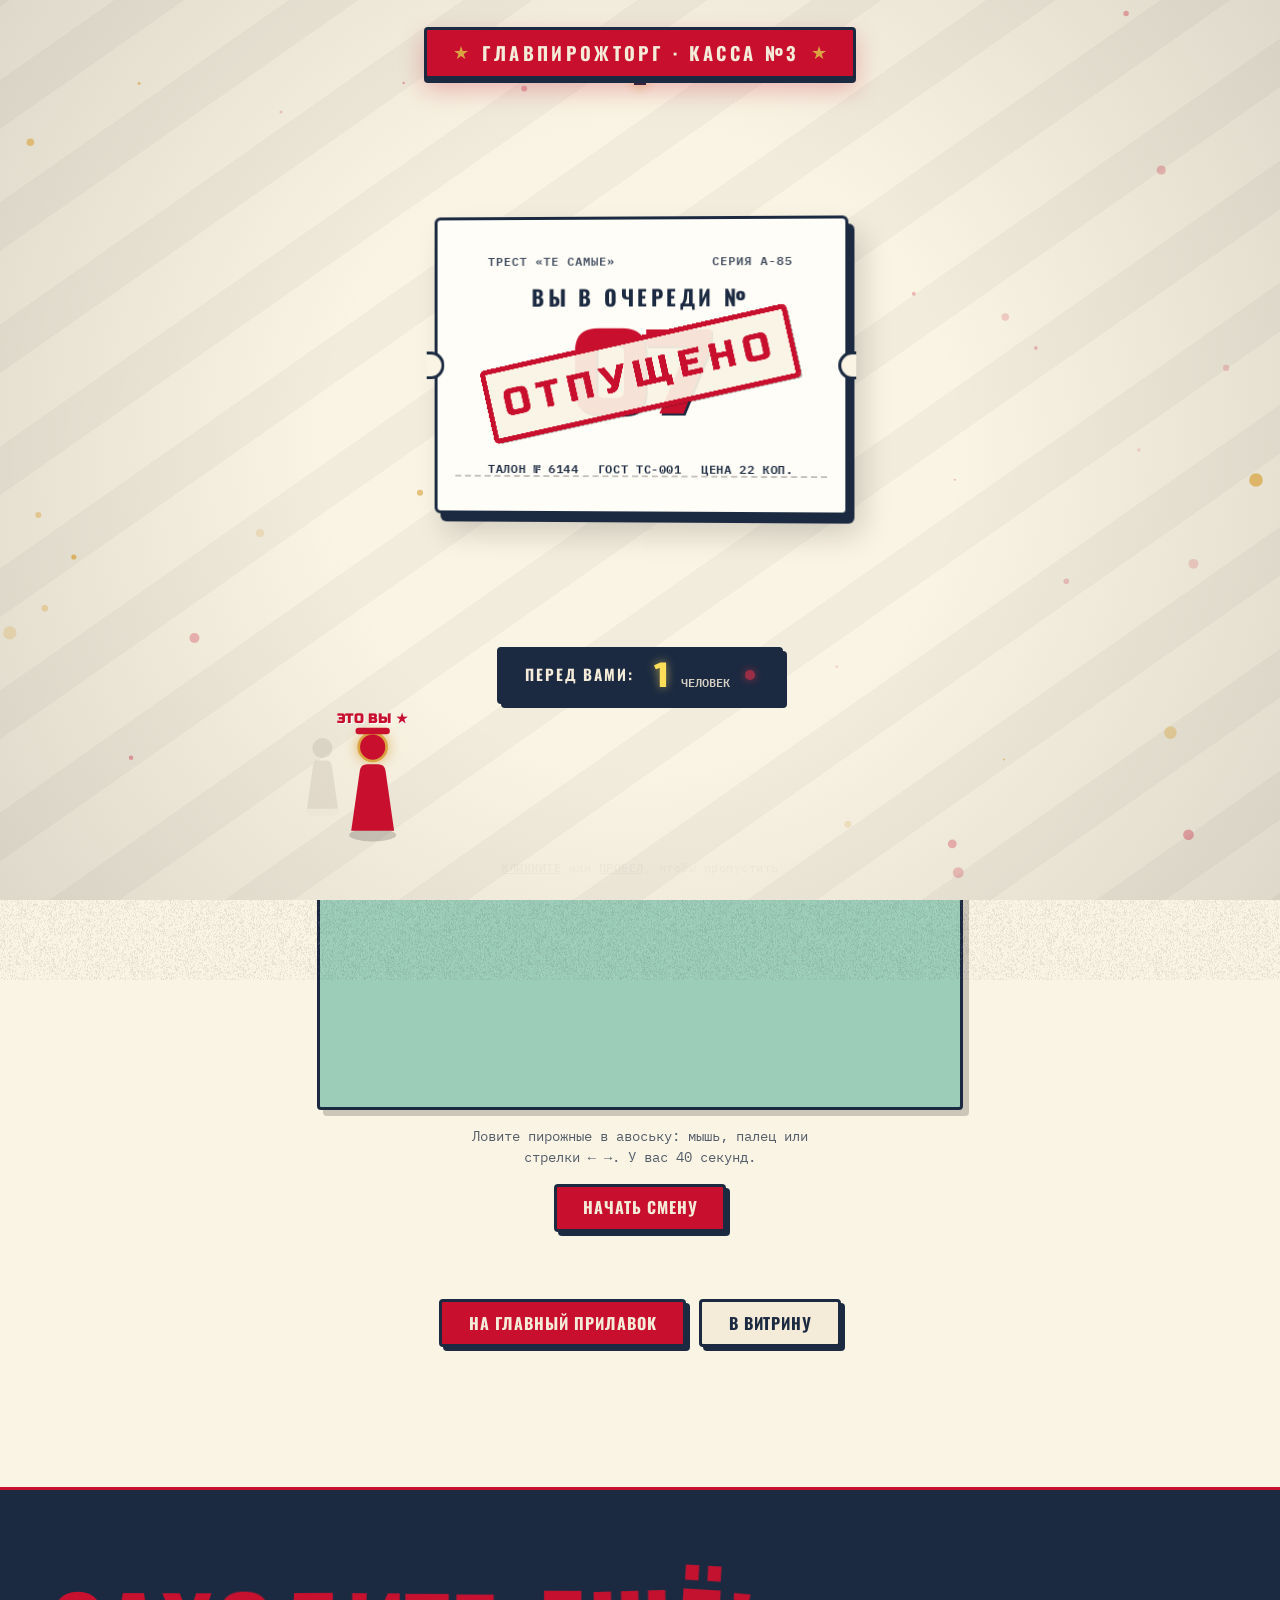
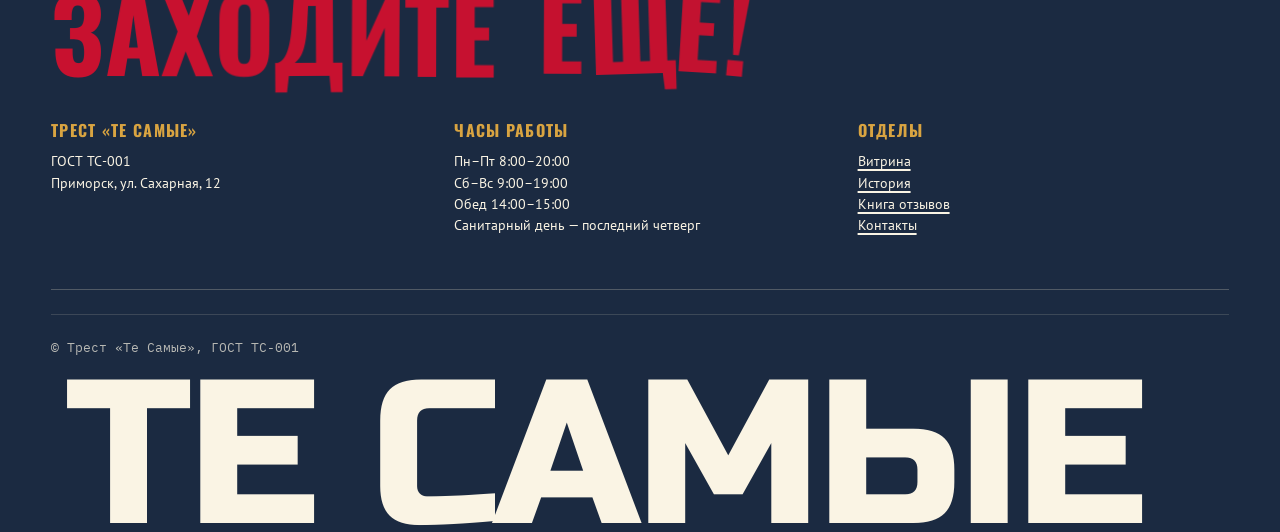
<file: index.html>
<!doctype html>
<html lang="ru">
  <head>
    <meta charset="UTF-8" />
    <meta name="viewport" content="width=device-width, initial-scale=1.0" />
    <meta name="theme-color" content="#C8102E" />
    <meta http-equiv="X-Content-Type-Options" content="nosniff" />
    <meta name="referrer" content="strict-origin-when-cross-origin" />
    <title>Те Самые — пирожные, которые вы помните</title>
    <meta name="description" content="«Те Самые» — ностальгические пирожные: ленинградское, картошка, корзиночка, наполеон. Свежее каждое утро, по рецептуре. Трест «Те Самые», ГОСТ ТС-001." />
    <meta property="og:type" content="website" />
    <meta property="og:site_name" content="Трест «Те Самые»" />
    <meta property="og:title" content="Те Самые — пирожные, которые вы помните" />
    <meta property="og:description" content="Ностальгические пирожные: ленинградское, картошка, корзиночка, наполеон. Свежее каждое утро, по рецептуре." />
    <meta property="og:locale" content="ru_RU" />
    <link rel="icon" type="image/png" href="/images/logo.png?v=craft-3" />
    <link rel="preload" as="font" type="font/woff2" href="/fonts/oswald-cyrillic-700-normal.woff2" crossorigin />
    <link rel="preload" as="font" type="font/woff2" href="/fonts/pt-sans-cyrillic-400-normal.woff2" crossorigin />
    <link rel="preload" as="font" type="font/woff2" href="/fonts/russo-one-cyrillic-400-normal.woff2" crossorigin />
    <link rel="preload" as="font" type="font/woff2" href="/fonts/ibm-plex-mono-cyrillic-400-normal.woff2" crossorigin />
    <script type="application/ld+json">
      {
        "@context": "https://schema.org",
        "@type": "Bakery",
        "name": "Пирожные «Те Самые»",
        "description": "Ностальгические пирожные: ленинградское, картошка, корзиночка, наполеон. Свежее каждое утро, по рецептуре.",
        "servesCuisine": "Сладкая выпечка и пирожные",
        "address": {
          "@type": "PostalAddress",
          "addressLocality": "Приморск",
          "streetAddress": "ул. Сахарная, 12",
          "addressCountry": "RU"
        },
        "openingHoursSpecification": [
          { "@type": "OpeningHoursSpecification", "dayOfWeek": ["Monday","Tuesday","Wednesday","Friday"], "opens": "08:00", "closes": "20:00" },
          { "@type": "OpeningHoursSpecification", "dayOfWeek": ["Saturday","Sunday"], "opens": "09:00", "closes": "19:00" }
        ],
        "currenciesAccepted": "RUB",
        "priceRange": "130–280 ₽"
      }
    </script>
    <script type="module" crossorigin src="/assets/index-CfIXPHmC.js"></script>
    <link rel="modulepreload" crossorigin href="/assets/lenis-Cv5t3-d5.js">
    <link rel="modulepreload" crossorigin href="/assets/gsap-DtKhMY5a.js">
    <link rel="stylesheet" crossorigin href="/assets/index-INy4fc2K.css">
  </head>
  <body>
    <div id="app"></div>
    <noscript>Трест «Те Самые» работает без JavaScript, как в 1975 году: заходите лично — ул. Сахарная, 12, Приморск. Пн–Пт 8–20, Сб–Вс 9–19.</noscript>
  </body>
</html>
</file>
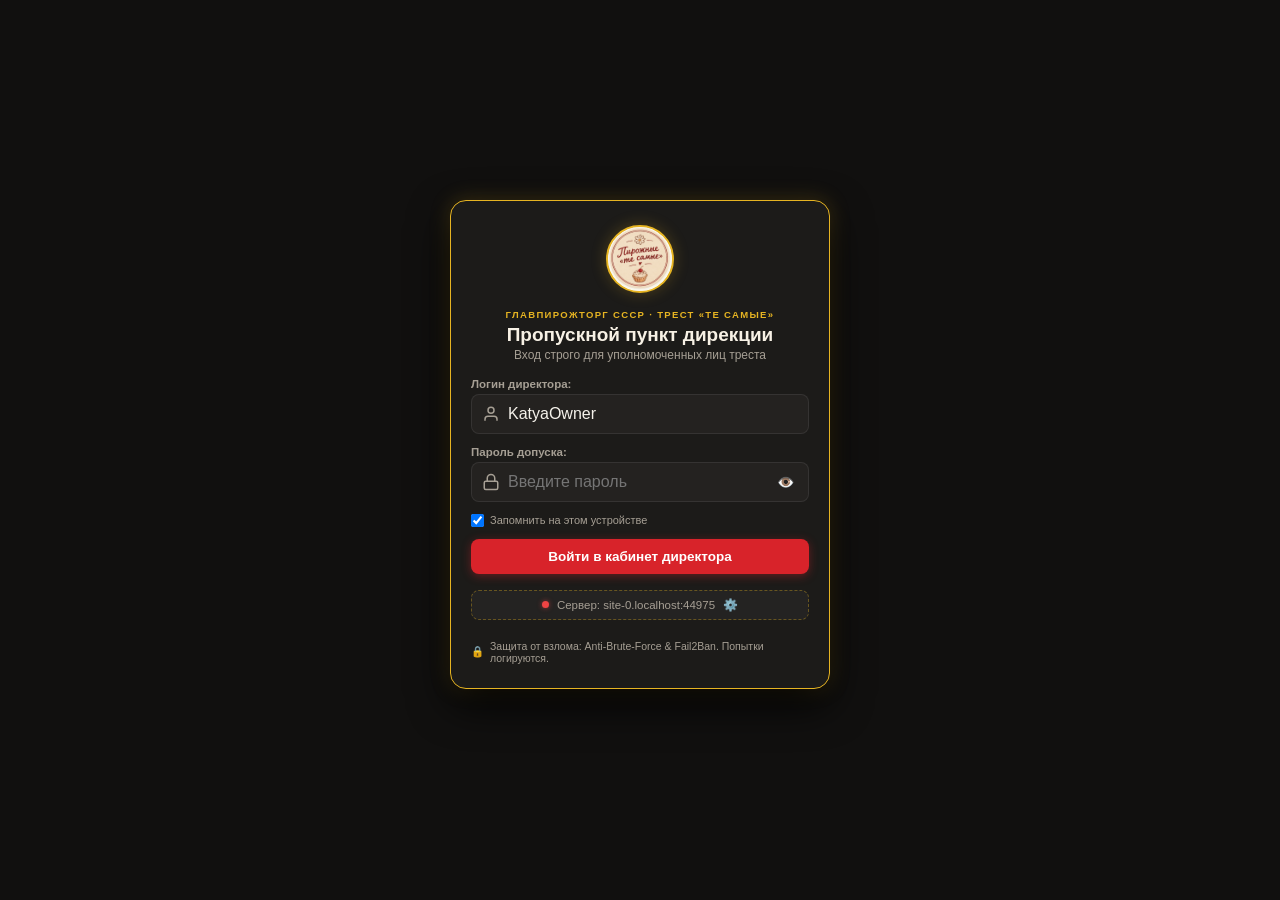
<file: admin-app/index.html>
<!DOCTYPE html>
<html lang="ru">
<head>
  <meta charset="UTF-8">
  <meta name="viewport" content="width=device-width, initial-scale=1.0, maximum-scale=1.0, user-scalable=no, viewport-fit=cover">
  <title>«Те Самые» — Кабинет Директора</title>
  <meta name="theme-color" content="#1c1b1a">
  <meta name="apple-mobile-web-app-capable" content="yes">
  <meta name="apple-mobile-web-app-status-bar-style" content="black-translucent">
  <link rel="stylesheet" href="./app.css">
</head>
<body>
  <div id="app">
    <!-- Top Header -->
    <header class="app-header">
      <div class="header-brand">
        <img src="/images/logo-seal.png" class="brand-seal" alt="Печать треста" onerror="this.src='/images/logo.png'">
        <div class="brand-text">
          <span class="brand-subtitle">ГЛАВПИРОЖТОРГ СССР</span>
          <h1 class="brand-title">Кабинет Директора</h1>
        </div>
      </div>
      <div class="header-actions">
        <button id="btn-sync" class="icon-btn" title="Синхронизировать данные" aria-label="Обновить">
          <svg class="spin-icon" viewBox="0 0 24 24" width="20" height="20" stroke="currentColor" fill="none" stroke-width="2.2" stroke-linecap="round"><path d="M21.5 2v6h-6M2.5 22v-6h6M2 11.5a10 10 0 0 1 18.8-4.3M22 12.5a10 10 0 0 1-18.8 4.2"/></svg>
        </button>
        <button id="btn-quick-lock" class="icon-btn lock-btn" title="Заблокировать экран" aria-label="Блокировка">
          <svg viewBox="0 0 24 24" width="18" height="18" stroke="currentColor" fill="none" stroke-width="2.2"><rect x="3" y="11" width="18" height="11" rx="2" ry="2"/><path d="M7 11V7a5 5 0 0 1 10 0v4"/></svg>
        </button>
      </div>
    </header>

    <!-- Network & Server Status Banner -->
    <div id="status-bar" class="status-bar status-online">
      <div class="status-indicator">
        <span class="status-dot"></span>
        <span id="status-text">Связь с MariaDB установлена (4ms)</span>
      </div>
      <div class="status-security-badge" id="btn-open-security" title="Щит безопасности активен">
        <span class="shield-icon">🛡️</span>
        <span class="shield-label">Anti-DDoS Shield</span>
      </div>
    </div>

    <!-- Main Views Container -->
    <main class="app-main">
      <!-- 1. Orders Tab -->
      <section id="tab-orders" class="tab-view active">
        <div class="view-header">
          <div class="search-box">
            <svg class="search-icon" viewBox="0 0 24 24" width="16" height="16" stroke="currentColor" fill="none" stroke-width="2"><circle cx="11" cy="11" r="8"/><line x1="21" y1="21" x2="16.65" y2="16.65"/></svg>
            <input type="text" id="order-search" placeholder="Поиск по талону, имени, телефону..." autocomplete="off">
            <button id="btn-clear-search" class="clear-btn" style="display:none;">✕</button>
          </div>
          <div class="status-filter-pills" id="order-filter-pills">
            <button class="filter-pill active" data-filter="all">Все <span class="pill-count" id="count-all">0</span></button>
            <button class="filter-pill" data-filter="new">Новые <span class="pill-count count-danger" id="count-new">0</span></button>
            <button class="filter-pill" data-filter="accepted">В сборке <span class="pill-count count-warning" id="count-accepted">0</span></button>
            <button class="filter-pill" data-filter="ready">Готовы <span class="pill-count count-success" id="count-ready">0</span></button>
            <button class="filter-pill" data-filter="completed">Выданы <span class="pill-count" id="count-completed">0</span></button>
          </div>
        </div>

        <div id="orders-list" class="orders-list">
          <div class="loading-state">
            <div class="spinner"></div>
            <p>Загрузка талонов из базы MariaDB...</p>
          </div>
        </div>
      </section>

      <!-- 2. Products / Stock Tab -->
      <section id="tab-products" class="tab-view">
        <div class="section-title-bar">
          <div>
            <h2 class="view-title">Витрина и Стоп-лист</h2>
            <p class="view-desc">Управление наличием и отпускными ценами кондитерских изделий</p>
          </div>
          <button id="btn-refresh-products" class="small-btn">Обновить</button>
        </div>
        <div id="products-list" class="products-list">
          <!-- Loaded dynamically -->
        </div>
      </section>

      <!-- 3. Reviews Tab -->
      <section id="tab-reviews" class="tab-view">
        <div class="section-title-bar">
          <div>
            <h2 class="view-title">Книга отзывов</h2>
            <p class="view-desc">Модерация записей покупателей и резолюции директора</p>
          </div>
          <div class="review-filter-tabs">
            <button class="review-tab-btn active" data-rev-filter="all">Все</button>
            <button class="review-tab-btn" data-rev-filter="pending">На контроле</button>
          </div>
        </div>
        <div id="reviews-list" class="reviews-list">
          <!-- Loaded dynamically -->
        </div>
      </section>

      <!-- 4. Analytics Tab -->
      <section id="tab-analytics" class="tab-view">
        <h2 class="view-title">Сводка за смену</h2>
        <div class="kpi-grid">
          <div class="kpi-card">
            <span class="kpi-label">Выручка сегодня</span>
            <div class="kpi-val" id="kpi-revenue">0 ₽</div>
            <span class="kpi-sub">по выданным талонам</span>
          </div>
          <div class="kpi-card">
            <span class="kpi-label">Всего заказов</span>
            <div class="kpi-val" id="kpi-orders-count">0</div>
            <span class="kpi-sub" id="kpi-ready-sub">0 готовы к выдаче</span>
          </div>
          <div class="kpi-card">
            <span class="kpi-label">Средний чек</span>
            <div class="kpi-val" id="kpi-avg-check">0 ₽</div>
            <span class="kpi-sub">по ГОСТ-нормативу</span>
          </div>
          <div class="kpi-card">
            <span class="kpi-label">Исполнение</span>
            <div class="kpi-val" id="kpi-rate">100%</div>
            <span class="kpi-sub">без рекламаций</span>
          </div>
        </div>

        <div class="card analytics-card">
          <h3 class="card-title">Популярность пирожных</h3>
          <div id="top-products-chart" class="chart-list">
            <!-- Dynamic popular items -->
          </div>
        </div>

        <div class="card analytics-card">
          <h3 class="card-title">Состояние MariaDB и Anti-DDoS</h3>
          <div class="server-stat-row">
            <span>Статус СУБД:</span>
            <strong id="stat-db-status" class="text-success">MariaDB 13.0.2 (В норме)</strong>
          </div>
          <div class="server-stat-row">
            <span>Проверено входящих запросов:</span>
            <strong id="stat-req-count">0</strong>
          </div>
          <div class="server-stat-row">
            <span>Отражено DDoS / Бот атак:</span>
            <strong id="stat-blocked-count" class="text-danger">0</strong>
          </div>
          <div class="server-stat-row">
            <span>Активных IP-блокировок:</span>
            <strong id="stat-bans-count">0</strong>
          </div>
        </div>
      </section>

      <!-- 5. Security & Settings Tab -->
      <section id="tab-security" class="tab-view">
        <h2 class="view-title">Защита и Параметры</h2>
        
        <!-- Anti-Hack Shield Card -->
        <div class="card shield-card">
          <div class="shield-header">
            <div class="shield-emblem">🛡️</div>
            <div>
              <h3>Комплексный щит треста</h3>
              <p>Активная защита от взлома, брутфорса и перехвата</p>
            </div>
            <span class="status-tag tag-active">АКТИВЕН</span>
          </div>
          <div class="shield-features">
            <div class="feature-item">✓ Anti-Brute-Force: ограничение попыток входа</div>
            <div class="feature-item">✓ Honeypot: скрытые ловушки спам-ботов</div>
            <div class="feature-item">✓ Anti-Replay: криптографические метки времени</div>
            <div class="feature-item">✓ XSS & SQLi Sanitization фильтры</div>
          </div>
        </div>

        <!-- Security Event Audit Log -->
        <div class="card">
          <div class="card-title-row">
            <h3 class="card-title">Журнал безопасности</h3>
            <button id="btn-refresh-logs" class="link-btn">Обновить</button>
          </div>
          <div id="security-logs-container" class="security-logs-list">
            <!-- Dynamic logs -->
          </div>
        </div>

        <!-- Server Host Configuration -->
        <div class="card">
          <h3 class="card-title">Подключение к API Серверу</h3>
          <p class="card-subtitle">Адрес для связи приложения с сервером MariaDB</p>
          <div class="host-input-group">
            <input type="text" id="cfg-server-url" value="http://127.0.0.1:3001" placeholder="http://127.0.0.1:3001">
            <button id="btn-test-connection" class="small-btn">Проверить</button>
          </div>
          <div class="host-presets">
            <button class="preset-chip" data-host="http://127.0.0.1:3001">Локальный (127.0.0.1)</button>
            <button class="preset-chip" data-host="http://10.0.2.2:3001">Эмулятор (10.0.2.2)</button>
            <button class="preset-chip" id="btn-auto-host">Определить Wi-Fi IP</button>
          </div>
        </div>

        <!-- Emergency Store Lock -->
        <div class="card danger-card">
          <h3 class="card-title text-danger">Экстренная остановка приёма заказов</h3>
          <p class="card-subtitle">Мгновенно переводит витрину сайта в режим «Все кондитерские цеха перегружены»</p>
          <button id="btn-emergency-stop" class="danger-btn">Активировать стоп-заказ</button>
        </div>

        <!-- APK Download & Build Info -->
        <div class="card">
          <h3 class="card-title">О приложении для Android</h3>
          <div class="apk-info-box">
            <div class="apk-icon">📱</div>
            <div>
              <strong>«Те Самые» — Кабинет Директора APK</strong>
              <div class="text-muted">Версия: 1.0.0 (ГОСТ-1985) · Сборка Android 14+</div>
            </div>
          </div>
          <a href="/admin-tesamye.apk" download="admin-tesamye.apk" class="secondary-btn download-apk-btn" id="btn-download-apk">
            <svg viewBox="0 0 24 24" width="18" height="18" stroke="currentColor" fill="none" stroke-width="2"><path d="M21 15v4a2 2 0 0 1-2 2H5a2 2 0 0 1-2-2v-4M7 10l5 5 5-5M12 15V3"/></svg>
            Скачать APK файл на телефон
          </a>
        </div>

        <!-- Logout -->
        <div class="settings-actions">
          <button id="btn-logout" class="outline-btn w-100">Завершить сеанс директора</button>
        </div>
      </section>
    </main>

    <!-- Bottom Navigation Bar -->
    <nav class="bottom-nav">
      <button class="nav-item active" data-tab="tab-orders">
        <span class="nav-icon">📋</span>
        <span class="nav-label">Заказы</span>
        <span class="nav-badge" id="nav-orders-badge" style="display:none;">0</span>
      </button>
      <button class="nav-item" data-tab="tab-products">
        <span class="nav-icon">🍰</span>
        <span class="nav-label">Витрина</span>
      </button>
      <button class="nav-item" data-tab="tab-reviews">
        <span class="nav-icon">📖</span>
        <span class="nav-label">Отзывы</span>
      </button>
      <button class="nav-item" data-tab="tab-analytics">
        <span class="nav-icon">📊</span>
        <span class="nav-label">Сводка</span>
      </button>
      <button class="nav-item" data-tab="tab-security">
        <span class="nav-icon">🛡️</span>
        <span class="nav-label">Защита</span>
      </button>
    </nav>

    <!-- Modal: Ready Pickup Time Picker (Admin Chooses When Order is Ready) -->
    <div id="modal-slot-picker" class="modal-backdrop" style="display:none;">
      <div class="modal-card">
        <div class="modal-header">
          <h3>Назначить время готовности</h3>
          <button class="modal-close" data-close-modal>✕</button>
        </div>
        <div class="modal-body">
          <p class="modal-lead">Укажите, когда покупатель может забрать заказ <span id="slot-modal-ticket" class="ticket-tag"></span>:</p>
          <div class="quick-slots-grid">
            <button class="slot-chip" data-slot="Через 15 минут">Через 15 мин</button>
            <button class="slot-chip" data-slot="Через 30 минут">Через 30 мин</button>
            <button class="slot-chip" data-slot="Через 45 минут">Через 45 мин</button>
            <button class="slot-chip" data-slot="Через 1 час">Через 1 час</button>
            <button class="slot-chip" data-slot="Сегодня к 14:00">К 14:00</button>
            <button class="slot-chip" data-slot="Сегодня к 16:30">К 16:30</button>
            <button class="slot-chip" data-slot="Сегодня к 18:00">К 18:00</button>
            <button class="slot-chip" data-slot="Завтра с утра (09:00)">Завтра к 09:00</button>
          </div>
          <div class="custom-slot-input">
            <label for="custom-slot-val">Или своё время:</label>
            <input type="text" id="custom-slot-val" placeholder="например, Сегодня к 15:45">
          </div>
        </div>
        <div class="modal-footer">
          <button class="secondary-btn" data-close-modal>Отмена</button>
          <button id="btn-save-slot" class="primary-btn">Зафиксировать время</button>
        </div>
      </div>
    </div>

    <!-- Modal: Review Moderation -->
    <div id="modal-review" class="modal-backdrop" style="display:none;">
      <div class="modal-card">
        <div class="modal-header">
          <h3>Резолюция по отзыву</h3>
          <button class="modal-close" data-close-modal>✕</button>
        </div>
        <div class="modal-body">
          <div id="modal-review-info" class="review-preview-box"></div>
          <div class="resolution-templates">
            <label>Быстрые шаблоны резолюции:</label>
            <div class="chips-row">
              <button class="chip" data-res="Рассмотрено. Объявить благодарность смене цеха №1">Благодарность цеху</button>
              <button class="chip" data-res="Принято к сведению. Норма сахара и бисквита проверена ОТК">Проверено ОТК</button>
              <button class="chip" data-res="Одобрено дирекцией треста к публикации в Книге Почёта">В Книгу Почёта</button>
            </div>
          </div>
          <div class="form-group">
            <label for="review-resolution-input">Текст резолюции директора:</label>
            <textarea id="review-resolution-input" rows="3" placeholder="Введите официальный ответ директора..."></textarea>
          </div>
        </div>
        <div class="modal-footer">
          <button id="btn-delete-review" class="danger-btn">Удалить спам</button>
          <button id="btn-save-review" class="primary-btn">Одобрить и сохранить</button>
        </div>
      </div>
    </div>

    <!-- Login Screen Overlay (With Anti-Brute-Force & Honeypot) -->
    <div id="auth-screen" class="auth-screen">
      <div class="auth-box">
        <div class="auth-emblem">
          <img src="/images/logo-seal.png" alt="Герб треста" onerror="this.src='/images/logo.png'">
        </div>
        <div class="auth-titles">
          <span class="auth-super">ГЛАВПИРОЖТОРГ СССР · ТРЕСТ «ТЕ САМЫЕ»</span>
          <h2 class="auth-title">Пропускной пункт дирекции</h2>
          <p class="auth-subtitle">Вход строго для уполномоченных лиц треста</p>
        </div>

        <!-- Security Warning Banner (Shows on lockout/bruteforce) -->
        <div id="auth-security-alert" class="auth-alert" style="display:none;"></div>

        <form id="auth-form" class="auth-form" autocomplete="off">
          <!-- Honeypot Bot Trap (Invisible to humans, traps automated scrapers) -->
          <div style="opacity: 0; position: absolute; top: -9999px; left: -9999px; height: 0; width: 0; z-index: -1;">
            <input type="text" name="_hp_security_trap" id="_hp_security_trap" tabindex="-1" autocomplete="off">
            <input type="text" name="website_url_field" id="website_url_field" tabindex="-1" autocomplete="off">
          </div>

          <div class="form-field">
            <label for="auth-login">Логин директора:</label>
            <div class="input-with-icon">
              <svg viewBox="0 0 24 24" width="18" height="18" stroke="currentColor" fill="none" stroke-width="2"><path d="M20 21v-2a4 4 0 0 0-4-4H8a4 4 0 0 0-4 4v2"/><circle cx="12" cy="7" r="4"/></svg>
              <input type="text" id="auth-login" value="KatyaOwner" required placeholder="Введите логин">
            </div>
          </div>

          <div class="form-field">
            <label for="auth-password">Пароль допуска:</label>
            <div class="input-with-icon">
              <svg viewBox="0 0 24 24" width="18" height="18" stroke="currentColor" fill="none" stroke-width="2"><rect x="3" y="11" width="18" height="11" rx="2" ry="2"/><path d="M7 11V7a5 5 0 0 1 10 0v4"/></svg>
              <input type="password" id="auth-password" required placeholder="Введите пароль">
              <button type="button" id="btn-toggle-pwd" class="pwd-eye-btn" title="Показать пароль">👁️</button>
            </div>
          </div>

          <div class="auth-helpers">
            <label class="remember-label">
              <input type="checkbox" id="auth-remember" checked>
              <span>Запомнить на этом устройстве</span>
            </label>
          </div>

          <button type="submit" id="btn-submit-auth" class="primary-btn w-100">
            <span class="btn-text">Войти в кабинет директора</span>
            <span class="btn-spinner" style="display:none;"></span>
          </button>

          <!-- Server connection switcher for Wi-Fi / LAN -->
          <div class="auth-server-toggle-wrap">
            <button type="button" id="btn-toggle-auth-server" class="auth-server-toggle-btn" title="Настроить IP сервера">
              <span class="auth-server-dot"></span>
              <span id="auth-current-host-label">Сервер: 192.168.0.153:3001</span>
              <span class="auth-server-gear">⚙️</span>
            </button>
            <div id="auth-server-dropdown" class="auth-server-dropdown" style="display: none;">
              <div class="server-dropdown-title">Адрес API-сервера MariaDB:</div>
              <div class="server-input-row">
                <input type="text" id="auth-custom-server-ip" placeholder="http://192.168.0.153:3001">
                <button type="button" id="btn-apply-auth-server" class="small-btn">ОК</button>
              </div>
              <div class="server-quick-chips">
                <button type="button" class="mini-chip" data-set-host="http://192.168.0.153:3001">Wi-Fi (192.168.0.153)</button>
                <button type="button" class="mini-chip" data-set-host="http://127.0.0.1:3001">127.0.0.1</button>
                <button type="button" class="mini-chip" data-set-host="http://10.0.2.2:3001">Эмулятор</button>
              </div>
            </div>
          </div>

          <div class="auth-security-notice">
            <span class="lock-shield">🔒</span>
            <span>Защита от взлома: Anti-Brute-Force &amp; Fail2Ban. Попытки логируются.</span>
          </div>
        </form>
      </div>
    </div>

    <!-- Auto-Lock Screen (Appears on 5 min inactivity) -->
    <div id="lock-screen" class="lock-screen" style="display:none;">
      <div class="lock-screen-content">
        <div class="lock-icon">🔒</div>
        <h2>Сессия приостановлена</h2>
        <p>Кабинет заблокирован в целях безопасности из-за отсутствия активности</p>
        <button id="btn-unlock-screen" class="primary-btn">Разблокировать кабинет</button>
      </div>
    </div>
  </div>

  <script src="./app.js"></script>
</body>
</html>
</file>
<file: assets/index-INy4fc2K.css>
:root{--kumach:#c8102e;--ink:#141210;--cream:#f1e7d0;--paper:#faf4e4;--gold:#d9a441;--choco:#3b2314;--pink-cream:#e9a7ae;--mint:#9ccdb8;--navy:#1b2a41;--dough:#d9a05b;--dough-dark:#b57b3c;--cream-fill:#f6e7c8;--choco-light:#5c3a22;--apricot:#e08a2e;--kumach-deep:#a50d26;--font-display:"Oswald", "PT Sans", sans-serif;--font-poster:"Russo One", "Oswald", sans-serif;--font-body:"PT Sans", sans-serif;--font-mono:"IBM Plex Mono", monospace;--font-hand:"Marck Script", cursive;--fs-hero:clamp(3.2rem, 12vw, 11rem);--fs-h1:clamp(2.2rem, 6vw, 4.6rem);--fs-h2:clamp(1.7rem, 4vw, 3rem);--fs-h3:clamp(1.25rem, 2.4vw, 1.8rem);--fs-body:clamp(1rem, 1.1vw, 1.125rem);--fs-small:clamp(.85rem, .9vw, .95rem);--fs-mono:clamp(.8rem, .9vw, .95rem);--fs-giant:clamp(4rem, 18vw, 16rem);--gutter:clamp(16px, 4vw, 56px);--section-y:clamp(56px, 9vw, 140px);--maxw:1280px;--radius:4px;--border-w:3px;--stamp-offset:3px;--tilt-plate:-4deg;--z-content:1;--z-header:60;--z-cart:70;--z-menu:80;--z-cursor:90;--z-transition:100;--z-preloader:120;--z-fx:55;--dur-reveal:.9s;--dur-transition:1.05s;--ease-reveal:cubic-bezier(.16, 1, .3, 1);--ease-transition:cubic-bezier(.65, 0, .35, 1)}@font-face{font-family:Oswald;font-style:normal;font-weight:400;font-display:swap;src:url(/fonts/oswald-cyrillic-400-normal.woff2)format("woff2");unicode-range:U+301,U+400-45F,U+490-491,U+4B0-4B1,U+2116}@font-face{font-family:Oswald;font-style:normal;font-weight:400;font-display:swap;src:url(/fonts/oswald-latin-400-normal.woff2)format("woff2");unicode-range:U+??,U+131,U+152-153,U+2BB-2BC,U+2C6,U+2DA,U+2DC,U+2000-206F,U+20AC,U+2122,U+2191,U+2193,U+2212,U+2215,U+FEFF,U+FFFD}@font-face{font-family:Oswald;font-style:normal;font-weight:500;font-display:swap;src:url(/fonts/oswald-cyrillic-500-normal.woff2)format("woff2");unicode-range:U+301,U+400-45F,U+490-491,U+4B0-4B1,U+2116}@font-face{font-family:Oswald;font-style:normal;font-weight:500;font-display:swap;src:url(/fonts/oswald-latin-500-normal.woff2)format("woff2");unicode-range:U+??,U+131,U+152-153,U+2BB-2BC,U+2C6,U+2DA,U+2DC,U+2000-206F,U+20AC,U+2122,U+2191,U+2193,U+2212,U+2215,U+FEFF,U+FFFD}@font-face{font-family:Oswald;font-style:normal;font-weight:600;font-display:swap;src:url(/fonts/oswald-cyrillic-600-normal.woff2)format("woff2");unicode-range:U+301,U+400-45F,U+490-491,U+4B0-4B1,U+2116}@font-face{font-family:Oswald;font-style:normal;font-weight:600;font-display:swap;src:url(/fonts/oswald-latin-600-normal.woff2)format("woff2");unicode-range:U+??,U+131,U+152-153,U+2BB-2BC,U+2C6,U+2DA,U+2DC,U+2000-206F,U+20AC,U+2122,U+2191,U+2193,U+2212,U+2215,U+FEFF,U+FFFD}@font-face{font-family:Oswald;font-style:normal;font-weight:700;font-display:swap;src:url(/fonts/oswald-cyrillic-700-normal.woff2)format("woff2");unicode-range:U+301,U+400-45F,U+490-491,U+4B0-4B1,U+2116}@font-face{font-family:Oswald;font-style:normal;font-weight:700;font-display:swap;src:url(/fonts/oswald-latin-700-normal.woff2)format("woff2");unicode-range:U+??,U+131,U+152-153,U+2BB-2BC,U+2C6,U+2DA,U+2DC,U+2000-206F,U+20AC,U+2122,U+2191,U+2193,U+2212,U+2215,U+FEFF,U+FFFD}@font-face{font-family:Russo One;font-style:normal;font-weight:400;font-display:swap;src:url(/fonts/russo-one-cyrillic-400-normal.woff2)format("woff2");unicode-range:U+301,U+400-45F,U+490-491,U+4B0-4B1,U+2116}@font-face{font-family:Russo One;font-style:normal;font-weight:400;font-display:swap;src:url(/fonts/russo-one-latin-400-normal.woff2)format("woff2");unicode-range:U+??,U+131,U+152-153,U+2BB-2BC,U+2C6,U+2DA,U+2DC,U+2000-206F,U+20AC,U+2122,U+2191,U+2193,U+2212,U+2215,U+FEFF,U+FFFD}@font-face{font-family:PT Sans;font-style:normal;font-weight:400;font-display:swap;src:url(/fonts/pt-sans-cyrillic-400-normal.woff2)format("woff2");unicode-range:U+301,U+400-45F,U+490-491,U+4B0-4B1,U+2116}@font-face{font-family:PT Sans;font-style:normal;font-weight:400;font-display:swap;src:url(/fonts/pt-sans-latin-400-normal.woff2)format("woff2");unicode-range:U+??,U+131,U+152-153,U+2BB-2BC,U+2C6,U+2DA,U+2DC,U+2000-206F,U+20AC,U+2122,U+2191,U+2193,U+2212,U+2215,U+FEFF,U+FFFD}@font-face{font-family:PT Sans;font-style:italic;font-weight:400;font-display:swap;src:url(/fonts/pt-sans-cyrillic-400-italic.woff2)format("woff2");unicode-range:U+301,U+400-45F,U+490-491,U+4B0-4B1,U+2116}@font-face{font-family:PT Sans;font-style:italic;font-weight:400;font-display:swap;src:url(/fonts/pt-sans-latin-400-italic.woff2)format("woff2");unicode-range:U+??,U+131,U+152-153,U+2BB-2BC,U+2C6,U+2DA,U+2DC,U+2000-206F,U+20AC,U+2122,U+2191,U+2193,U+2212,U+2215,U+FEFF,U+FFFD}@font-face{font-family:PT Sans;font-style:normal;font-weight:700;font-display:swap;src:url(/fonts/pt-sans-cyrillic-700-normal.woff2)format("woff2");unicode-range:U+301,U+400-45F,U+490-491,U+4B0-4B1,U+2116}@font-face{font-family:PT Sans;font-style:normal;font-weight:700;font-display:swap;src:url(/fonts/pt-sans-latin-700-normal.woff2)format("woff2");unicode-range:U+??,U+131,U+152-153,U+2BB-2BC,U+2C6,U+2DA,U+2DC,U+2000-206F,U+20AC,U+2122,U+2191,U+2193,U+2212,U+2215,U+FEFF,U+FFFD}@font-face{font-family:IBM Plex Mono;font-style:normal;font-weight:400;font-display:swap;src:url(/fonts/ibm-plex-mono-cyrillic-400-normal.woff2)format("woff2");unicode-range:U+301,U+400-45F,U+490-491,U+4B0-4B1,U+2116}@font-face{font-family:IBM Plex Mono;font-style:normal;font-weight:400;font-display:swap;src:url(/fonts/ibm-plex-mono-latin-400-normal.woff2)format("woff2");unicode-range:U+??,U+131,U+152-153,U+2BB-2BC,U+2C6,U+2DA,U+2DC,U+2000-206F,U+20AC,U+2122,U+2191,U+2193,U+2212,U+2215,U+FEFF,U+FFFD}@font-face{font-family:IBM Plex Mono;font-style:normal;font-weight:500;font-display:swap;src:url(/fonts/ibm-plex-mono-cyrillic-500-normal.woff2)format("woff2");unicode-range:U+301,U+400-45F,U+490-491,U+4B0-4B1,U+2116}@font-face{font-family:IBM Plex Mono;font-style:normal;font-weight:500;font-display:swap;src:url(/fonts/ibm-plex-mono-latin-500-normal.woff2)format("woff2");unicode-range:U+??,U+131,U+152-153,U+2BB-2BC,U+2C6,U+2DA,U+2DC,U+2000-206F,U+20AC,U+2122,U+2191,U+2193,U+2212,U+2215,U+FEFF,U+FFFD}@font-face{font-family:IBM Plex Mono;font-style:normal;font-weight:600;font-display:swap;src:url(/fonts/ibm-plex-mono-cyrillic-600-normal.woff2)format("woff2");unicode-range:U+301,U+400-45F,U+490-491,U+4B0-4B1,U+2116}@font-face{font-family:IBM Plex Mono;font-style:normal;font-weight:600;font-display:swap;src:url(/fonts/ibm-plex-mono-latin-600-normal.woff2)format("woff2");unicode-range:U+??,U+131,U+152-153,U+2BB-2BC,U+2C6,U+2DA,U+2DC,U+2000-206F,U+20AC,U+2122,U+2191,U+2193,U+2212,U+2215,U+FEFF,U+FFFD}@font-face{font-family:Marck Script;font-style:normal;font-weight:400;font-display:swap;src:url(/fonts/marck-script-cyrillic-400-normal.woff2)format("woff2");unicode-range:U+301,U+400-45F,U+490-491,U+4B0-4B1,U+2116}@font-face{font-family:Marck Script;font-style:normal;font-weight:400;font-display:swap;src:url(/fonts/marck-script-latin-400-normal.woff2)format("woff2");unicode-range:U+??,U+131,U+152-153,U+2BB-2BC,U+2C6,U+2DA,U+2DC,U+2000-206F,U+20AC,U+2122,U+2191,U+2193,U+2212,U+2215,U+FEFF,U+FFFD}*,:before,:after{box-sizing:border-box}html{-webkit-text-size-adjust:100%;scroll-behavior:auto;overflow-x:hidden}body{background:var(--cream);color:var(--ink);font-family:var(--font-body);font-size:var(--fs-body);width:100%;margin:0;line-height:1.55;position:relative;overflow-x:hidden}#app{z-index:1;width:100%;position:relative;overflow-x:hidden}.ambient-3d-bg{pointer-events:none;z-index:0;position:fixed;top:0;bottom:0;left:0;right:0;overflow:hidden}.ambient-glow{filter:blur(45px);will-change:transform;pointer-events:none;background:radial-gradient(circle,#d9a44124 0%,#c8102e0d 45%,#0000 70%);border-radius:50%;width:500px;height:500px;position:absolute;top:-250px;left:-250px}.ambient-canvas{pointer-events:none;width:100%;height:100%;position:absolute;top:0;bottom:0;left:0;right:0}body.is-preloading,body.menu-open,body.cart-open{overflow:hidden}body.is-transitioning{pointer-events:none}img,svg{max-width:100%;display:block}svg text{-webkit-user-select:none;user-select:none}h1,h2,h3,h4{font-family:var(--font-display);text-transform:uppercase;letter-spacing:-.01em;margin:0 0 .4em;font-weight:700;line-height:1.02}a{color:inherit}::selection{background:var(--kumach);color:var(--paper)}:focus-visible{outline:3px solid var(--kumach);outline-offset:3px;border-radius:2px}:root.theme-dark :focus-visible{outline-color:var(--paper)}h1:focus,h2:focus,h3:focus,[tabindex="-1"]:focus{outline:none!important}h1:focus-visible{outline:none!important}h2:focus-visible{outline:none!important}h3:focus-visible{outline:none!important}[tabindex="-1"]:focus-visible{outline:none!important}.visually-hidden{clip-path:inset(50%);white-space:nowrap;border:0;width:1px;height:1px;margin:-1px;padding:0;overflow:hidden;position:absolute!important}#app{z-index:var(--z-content);position:relative}#page-content{min-height:60vh}.page-section{padding:var(--section-y) var(--gutter);max-width:var(--maxw);margin:0 auto}.section-head{align-items:baseline;gap:1rem;margin-bottom:2rem;display:flex}.section-head h2{margin:0}.section-head .section-n{font-family:var(--font-mono);color:var(--kumach);font-size:var(--fs-mono)}.site-header{z-index:var(--z-header);padding:.6rem var(--gutter);background:var(--cream);border-bottom:var(--border-w) solid var(--ink);align-items:center;gap:clamp(.5rem,2vw,2rem);display:flex;position:sticky;top:0}.header-logo{flex-shrink:0;align-items:center;gap:.6rem;text-decoration:none;display:flex}.header-seal{width:44px;height:44px}.header-seal .seal{width:100%;height:100%}.header-word .wordmark{width:clamp(120px,14vw,190px);height:auto}.seal--spin{animation:24s linear infinite seal-spin}@keyframes seal-spin{to{transform:rotate(360deg)}}.header-nav{gap:clamp(.6rem,1.6vw,1.6rem);margin-left:auto;display:flex}.header-nav a{font-family:var(--font-display);text-transform:uppercase;letter-spacing:.03em;border-bottom:3px solid #0000;padding:.25rem .1rem;font-size:.95rem;font-weight:600;text-decoration:none;transition:border-color .25s,color .25s}.header-nav a:hover{color:var(--kumach)}.header-nav a.is-active{border-bottom-color:var(--kumach);color:var(--kumach)}.header-actions{flex-shrink:0;align-items:center;gap:.65rem;display:flex}.sound-toggle,.cart-toggle{background:var(--paper);border:var(--border-w) solid var(--ink);border-radius:var(--radius);color:var(--ink);cursor:pointer;width:44px;height:44px;box-shadow:3px 3px 0 var(--ink);place-items:center;transition:transform .15s,box-shadow .15s,background-color .25s,color .25s;display:grid;position:relative}.sound-toggle:hover,.cart-toggle:hover{box-shadow:4px 4px 0 var(--ink);background:var(--ink);color:var(--cream);transform:translate(-1px,-1px)}.sound-toggle:active,.cart-toggle:active{box-shadow:1px 1px 0 var(--ink);transform:translate(2px,2px)}.sound-toggle.is-on{background:var(--kumach);border-color:var(--ink);color:var(--paper)}.sound-toggle.is-on .speaker-body svg{animation:.35s steps(2,end) infinite spk-jitter}@keyframes spk-jitter{50%{transform:translate(1px,-1px)rotate(2deg)}}.sound-toggle.is-on .wave-1{animation:.9s ease-in-out infinite wave-pulse}.sound-toggle.is-on .wave-2{animation:.9s ease-in-out .15s infinite wave-pulse}@keyframes wave-pulse{50%{opacity:.2}}.cart-count{background:var(--kumach);min-width:22px;height:22px;color:var(--paper);border:2px solid var(--ink);font-family:var(--font-mono);box-shadow:1px 1px 0 var(--ink);border-radius:11px;place-items:center;padding:0 5px;font-size:.75rem;font-weight:700;display:grid;position:absolute;top:-9px;right:-9px}.burger{border:var(--border-w) solid var(--ink);border-radius:var(--radius);background:var(--paper);height:44px;box-shadow:3px 3px 0 var(--ink);cursor:pointer;font-family:var(--font-display);text-transform:uppercase;letter-spacing:.08em;color:var(--ink);align-items:center;gap:.6rem;padding:0 1rem;font-size:.85rem;font-weight:700;transition:transform .15s,box-shadow .15s,background-color .25s,color .25s;display:flex}.burger:hover{box-shadow:4px 4px 0 var(--ink);background:var(--ink);color:var(--paper);transform:translate(-1px,-1px)}.burger:active{box-shadow:1px 1px 0 var(--ink);transform:translate(2px,2px)}.burger-bars{background:0 0;flex-direction:column;gap:4px;display:flex}.burger-bars span{background:currentColor;width:18px;height:3px;transition:transform .3s;display:block}.burger[aria-expanded=true] .burger-bars span:first-child{transform:translateY(7px)rotate(45deg)}.burger[aria-expanded=true] .burger-bars span:nth-child(2){transform:scaleX(0)}.burger[aria-expanded=true] .burger-bars span:nth-child(3){transform:translateY(-7px)rotate(-45deg)}.burger-text{background:0 0;display:none}@media (min-width:560px){.burger-text{display:inline}}@media (max-width:900px){.header-nav{display:none}}.fullmenu{z-index:var(--z-menu);visibility:hidden;pointer-events:none;position:fixed;top:0;bottom:0;left:0;right:0}.fullmenu.is-open{visibility:visible;pointer-events:auto}.fullmenu-curtain{background:var(--ink);clip-path:polygon(0 0,0 0,0 100%,0 100%);position:absolute;top:0;bottom:0;left:0;right:0}.fullmenu.is-open .fullmenu-curtain{clip-path:polygon(0 0,100% 0,100% 100%,0 100%)}.fullmenu-inner{height:100%;padding:4rem var(--gutter);justify-content:space-between;align-items:center;gap:2rem;display:flex;position:relative;overflow:hidden}.fullmenu-nav{flex-direction:column;gap:clamp(.6rem,2.4vh,1.8rem);display:flex}.fullmenu-link{color:var(--cream);align-items:baseline;gap:1.2rem;text-decoration:none;display:flex}.fullmenu-n{font-family:var(--font-mono);color:var(--kumach);font-size:clamp(.9rem,1.4vw,1.2rem)}.fullmenu-mask{display:block;overflow:hidden}.fullmenu-label{font-family:var(--font-display);text-transform:uppercase;font-size:clamp(2rem,6vw,4.4rem);font-weight:700;line-height:1.05;transition:color .25s;display:block;transform:translateY(110%)}.fullmenu.is-open .fullmenu-label{transition:transform .8s var(--ease-reveal), color .25s;transform:translateY(0)}.fullmenu-link:hover .fullmenu-label{color:var(--kumach)}.fullmenu-seal{flex:none;width:clamp(160px,22vw,260px)}.fullmenu-seal .seal{width:100%;height:auto}@media (max-width:760px){.fullmenu-seal{display:none}}.menu-pastry-preview{z-index:calc(var(--z-menu) + 1);pointer-events:none;opacity:0;will-change:transform;filter:drop-shadow(4px 6px #00000059);width:110px;position:fixed;top:0;left:0}.menu-pastry-preview svg{width:100%;height:auto}.fullmenu-close{border:var(--border-w) solid var(--cream);border-radius:var(--radius);width:48px;height:48px;color:var(--cream);cursor:pointer;background:0 0;font-size:1.3rem;position:absolute;top:1.2rem;right:1.4rem}.fullmenu-close:hover{background:var(--kumach);border-color:var(--kumach)}.site-footer{background:var(--ink);color:var(--cream);padding:clamp(3rem, 7vw, 6rem) var(--gutter) 1.5rem;border-top:var(--border-w) solid var(--kumach);overflow:hidden}.footer-inner{max-width:var(--maxw);margin:0 auto}.footer-comeback{font-family:var(--font-display);text-transform:uppercase;color:var(--kumach);flex-wrap:wrap;margin:0 0 2.5rem;font-size:clamp(2.2rem,8vw,6.5rem);font-weight:700;line-height:1;display:flex}.fb-letter{will-change:transform;display:inline-block}.fb-space{width:.4em}.footer-cols{font-size:var(--fs-small);border-bottom:1px solid #f1e7d040;grid-template-columns:repeat(auto-fit,minmax(200px,1fr));gap:2rem;padding-bottom:2.5rem;display:grid}.footer-h{color:var(--gold);letter-spacing:.08em;margin-bottom:.6rem;font-size:1rem}.footer-cols a{color:var(--cream);text-underline-offset:3px;text-decoration-thickness:2px}.footer-cols a:hover{color:var(--pink-cream)}.footer-giant{font-family:var(--font-poster);color:var(--cream);white-space:nowrap;-webkit-user-select:none;user-select:none;letter-spacing:-.02em;margin:1.2rem 0 -.14em;font-size:clamp(3.4rem,16vw,15rem);line-height:.78}.footer-copy{font-family:var(--font-mono);font-size:var(--fs-mono);opacity:.7;border-top:1px solid #f1e7d038;margin:1.5rem 0 0;padding-top:1.4rem}.has-custom-cursor,.has-custom-cursor a,.has-custom-cursor button{cursor:none}.star-cursor{z-index:var(--z-cursor);pointer-events:none;opacity:0;mix-blend-mode:normal;will-change:transform;width:44px;height:44px;margin:-22px 0 0 -22px;position:fixed;top:0;left:0}.star-cursor-svg{width:100%;height:100%;transition:transform .3s var(--ease-reveal)}.star-cursor.is-text .star-cursor-svg{transform:scale(.4)}.star-cursor-label{background:var(--ink);color:var(--paper);font-family:var(--font-mono);white-space:nowrap;opacity:0;padding:.35em .7em;font-size:.72rem;font-weight:600;transition:opacity .2s;position:absolute;top:50%;left:58px;transform:translateY(-50%)}.star-cursor.is-card .star-cursor-label{opacity:1}.star-cursor.is-card .star-cursor-svg{transform:scale(1.4)rotate(15deg)}.preloader{z-index:var(--z-preloader);box-sizing:border-box;background:var(--cream);clip-path:polygon(0% 0%,100% 0%,100% 100%,0% 100%);perspective:1200px;-webkit-user-select:none;user-select:none;flex-direction:column;justify-content:space-between;align-items:center;padding:clamp(1.2rem,3vh,2.5rem) 1rem clamp(1rem,2.5vh,2rem);display:flex;position:fixed;top:0;bottom:0;left:0;right:0;overflow:hidden}.pre-bg{pointer-events:none;z-index:0;position:absolute;top:0;bottom:0;left:0;right:0}.pre-bg-stripes{background:repeating-linear-gradient(-35deg,#0000 0 60px,#14121009 60px 100px);animation:20s linear infinite preStripesDrift;position:absolute;top:-20%;bottom:-20%;left:-20%;right:-20%}@keyframes preStripesDrift{0%{transform:translateY(0)}to{transform:translateY(80px)}}.pre-bg-vignette{background:radial-gradient(circle,#0000 40%,#1412101f 100%);position:absolute;top:0;bottom:0;left:0;right:0}.pre-dust-canvas-wrap{position:absolute;top:0;bottom:0;left:0;right:0}.pre-dust-canvas{width:100%;height:100%;display:block}.pre-kassa-sign{z-index:2;flex-direction:column;align-items:center;display:flex;position:relative}.pre-kassa-badge{background:var(--kumach);border:3px solid var(--ink);color:var(--paper);border-radius:var(--radius);box-shadow:0 4px 0 var(--ink), 0 10px 24px #c8102e47;align-items:center;gap:.8rem;padding:.55rem 1.6rem;display:inline-flex;transform:translateZ(30px)}.pre-kassa-star{color:var(--gold);font-size:1.1rem}.pre-kassa-title{font-family:var(--font-display);letter-spacing:.18em;text-transform:uppercase;font-size:clamp(.85rem,1.8vw,1.15rem);font-weight:700}.pre-kassa-lamp{background:var(--gold);border:2px solid var(--ink);width:12px;height:6px;box-shadow:0 0 12px var(--gold);border-top:none}.pre-scene{z-index:2;perspective:1000px;justify-content:center;align-items:center;margin:auto 0;display:flex;position:relative}.pre-ticket-card{border:3px solid var(--ink);box-shadow:6px 8px 0 var(--ink), 12px 18px 30px #1412102e;text-align:center;transform-style:preserve-3d;will-change:transform;cursor:pointer;box-sizing:border-box;background:#fffdf7;border-radius:6px;max-width:90vw;padding:clamp(1.4rem,2.5vw,2rem) clamp(2.2rem,4vw,3.5rem);position:relative}.pre-ticket-notch{background:var(--cream);border:3px solid var(--ink);z-index:3;width:18px;height:28px;position:absolute;top:50%;transform:translateY(-50%)}.pre-ticket-notch--left{border-left:none;border-radius:0 16px 16px 0;left:-11px}.pre-ticket-notch--right{border-right:none;border-radius:16px 0 0 16px;right:-11px}.pre-ticket-perforations{pointer-events:none;border-bottom:2px dashed #14121040;position:absolute;bottom:34px;left:18px;right:18px}.pre-ticket-header{font-family:var(--font-mono);color:var(--ink);opacity:.85;letter-spacing:.08em;justify-content:space-between;align-items:center;gap:1.5rem;margin-bottom:.6rem;font-size:.78rem;font-weight:700;display:flex}.pre-ticket-text{font-family:var(--font-display);letter-spacing:.16em;color:var(--ink);margin:0;font-size:clamp(1rem,2.2vw,1.35rem);font-weight:700}.pre-ticket-num-wrap{margin:.2rem 0;display:inline-block;position:relative}.pre-ticket-num{font-family:var(--font-poster);color:var(--kumach);letter-spacing:-.02em;text-shadow:2px 2px 0 var(--ink);margin:0;font-size:clamp(4.5rem,13vw,7.5rem);line-height:.95}.pre-ticket-stamp{border:4px solid var(--kumach);color:var(--kumach);font-family:var(--font-poster);letter-spacing:.18em;text-transform:uppercase;box-shadow:0 0 0 2px var(--kumach), 3px 3px 0 #1412104d;opacity:0;pointer-events:none;white-space:nowrap;background:#faf4e4eb;border-radius:4px;padding:.25rem .9rem;font-size:clamp(1.6rem,4vw,2.8rem);position:absolute;top:50%;left:50%;transform:translate(-50%,-50%)rotate(-14deg)}.pre-ticket-meta{justify-content:space-between;align-items:center;gap:1.2rem;margin-top:1rem;padding-top:.6rem;display:flex}.pre-ticket-fine{font-family:var(--font-mono);color:var(--navy);letter-spacing:.05em;font-size:.78rem;font-weight:600}.pre-counter-box{z-index:2;background:var(--navy);color:var(--paper);border:3px solid var(--ink);border-radius:var(--radius);box-shadow:4px 4px 0 var(--ink);align-items:center;gap:.9rem;margin:.8rem 0;padding:.5rem 1.6rem;display:flex;position:relative}.pre-counter-label{font-family:var(--font-display);letter-spacing:.12em;color:var(--paper);font-size:.95rem;font-weight:700}.pre-counter-digits{align-items:baseline;gap:.45rem;display:flex}.pre-counter-digit{font-family:var(--font-poster);color:#ffde59;text-shadow:0 0 10px #ffde5999;text-align:center;min-width:26px;font-size:2.2rem;line-height:1}.pre-counter-sub{font-family:var(--font-mono);color:var(--paper);opacity:.85;font-size:.78rem;font-weight:600}.pre-counter-lamp{opacity:.35;background:#ff334b;border-radius:50%;width:10px;height:10px;transition:opacity .1s;box-shadow:0 0 8px #ff334b}.pre-queue-wrap{z-index:2;max-width:96vw;margin-bottom:.8rem;position:relative;overflow:visible}.pre-queue-track{justify-content:center;display:flex}.pre-queue-svg{width:min(620px,94vw);height:auto;overflow:visible}.pre-fig{transform-origin:30px 100px;transition:transform .2s}.pre-fig--you circle:first-of-type{stroke:var(--gold);stroke-width:2.5px;filter:drop-shadow(0 0 6px #d9a441cc)}.pre-you-badge{letter-spacing:.05em;filter:drop-shadow(1px 1px #fff);font-weight:700;animation:1.2s ease-in-out infinite alternate youBadgePulse}@keyframes youBadgePulse{0%{transform:translateY(0)}to{transform:translateY(-4px)}}.pre-final-banner{z-index:10;text-align:center;pointer-events:none;position:absolute;top:50%;left:50%;transform:translate(-50%,-50%)}.pre-final-rays{z-index:-1;background:radial-gradient(circle,#c8102e29 0%,#0000 70%);border-radius:50%;width:600px;height:600px;animation:12s linear infinite preRaysSpin;position:absolute;top:50%;left:50%;transform:translate(-50%,-50%)}@keyframes preRaysSpin{0%{transform:translate(-50%,-50%)rotate(0)}to{transform:translate(-50%,-50%)rotate(360deg)}}.pre-final-plate{background:var(--paper);border:5px solid var(--ink);box-shadow:8px 10px 0 var(--ink), 0 20px 40px #14121040;border-radius:8px;padding:1.6rem 2.8rem;transform:rotate(-2deg)}.pre-final-sub{font-family:var(--font-mono);letter-spacing:.2em;color:var(--navy);margin-bottom:.3rem;font-size:.82rem;font-weight:700}.pre-final-title{font-family:var(--font-poster);color:var(--kumach);letter-spacing:.04em;text-shadow:4px 4px 0 var(--ink);font-size:clamp(2.4rem,8vw,5.5rem);line-height:1}.pre-final-star{color:var(--gold);letter-spacing:.4em;margin-top:.4rem;font-size:1.3rem}.pre-skip{z-index:2;font-family:var(--font-mono);color:var(--ink);opacity:.65;white-space:nowrap;letter-spacing:.04em;font-size:.78rem;position:relative}.pre-skip-key{font-weight:700;text-decoration:underline}.transition-overlay{z-index:var(--z-transition);pointer-events:none;display:none;position:fixed;top:0;bottom:0;left:0;right:0}.transition-overlay.active{pointer-events:auto;display:block}.transition-overlay.fade-mode{background:var(--ink)}.to-wedge{background:var(--kumach);clip-path:polygon(0% 0%,0% 0%,-35% 100%,-35% 100%);display:none;position:absolute;top:0;bottom:0;left:0;right:0}.to-wedge:before{content:"";background:var(--ink);clip-path:polygon(-20% 0%,-14% 0%,-34% 100%,-40% 100%);position:absolute;top:0;bottom:0;left:0;right:0}.to-wedge-star{background:var(--gold);clip-path:polygon(50% 0%,61% 35%,98% 35%,68% 57%,79% 91%,50% 70%,21% 91%,32% 57%,2% 35%,39% 35%);width:90px;height:90px;margin:-45px 0 0 -45px;position:absolute;top:50%;left:50%}.to-stripes{grid-template-rows:repeat(8,1fr);display:none;position:absolute;top:0;bottom:0;left:0;right:0}.to-stripes i{background:var(--ink);transform-origin:50% 0;display:block;position:relative}.to-stripes i:nth-child(2n){background:var(--kumach)}.to-stripes i b{background:var(--cream);opacity:.85;width:14px;height:10px;margin-top:-5px;position:absolute;top:50%}.to-stripes i b:first-child{left:8px}.to-stripes i b:last-child{right:8px}.to-mask{background:var(--kumach);clip-path:circle(0);display:none;position:absolute;top:0;bottom:0;left:0;right:0}.to-dept{opacity:0;place-items:center;display:grid;position:absolute;top:0;bottom:0;left:0;right:0}.to-dept span{font-family:var(--font-display);text-transform:uppercase;color:var(--paper);letter-spacing:.06em;text-align:center;padding:0 var(--gutter);text-shadow:3px 3px #00000059;font-size:clamp(1.4rem,5vw,3.4rem);font-weight:700}.fx-layer{z-index:var(--z-fx);pointer-events:none;position:fixed;top:0;bottom:0;left:0;right:0}.fx-grain{opacity:.5;will-change:transform;background-image:url(/textures/grain.png);background-size:256px 256px;position:absolute;top:-15%;bottom:-15%;left:-15%;right:-15%}.fx-flicker{background:var(--cream);opacity:.015;position:absolute;top:0;bottom:0;left:0;right:0}.fx-dust{position:absolute;top:0;bottom:0;left:0;right:0}.fx-dust-mote{background:var(--ink);opacity:.08;border-radius:50%;position:absolute}.fx-vignette{background:radial-gradient(#0000 55%,#14121047 100%);position:absolute;top:0;bottom:0;left:0;right:0}.konami-canvas{z-index:var(--z-transition);pointer-events:none;position:fixed;top:0;bottom:0;left:0;right:0}.konami-stamp{z-index:calc(var(--z-transition) + 1);pointer-events:none;width:min(560px,86vw);position:fixed!important;top:50%!important;left:50%!important;transform:translate(-50%,-50%)!important}.cart-panel{z-index:var(--z-cart);visibility:hidden;pointer-events:none;position:fixed;top:0;bottom:0;left:0;right:0}.cart-panel.is-open{visibility:visible;pointer-events:auto}.cart-backdrop{background:#1412108c;position:absolute;top:0;bottom:0;left:0;right:0}.cart-panel.is-open .cart-backdrop{animation:.35s both cart-fade}@keyframes cart-fade{0%{opacity:0}to{opacity:1}}.cart-body{background:var(--paper);border-left:var(--border-w) solid var(--ink);flex-direction:column;width:min(480px,100%);height:100%;display:flex;position:absolute;top:0;right:0;overflow:hidden;box-shadow:-12px 0 40px #0000004d}.cart-head{border-bottom:var(--border-w) solid var(--ink);background:var(--cream);justify-content:space-between;align-items:center;gap:1rem;padding:1.1rem clamp(1rem,3vw,1.6rem) .9rem;display:flex}.cart-title{font-family:var(--font-display);text-transform:uppercase;letter-spacing:.08em;color:var(--kumach);margin:0;font-size:clamp(1.4rem,3vw,1.9rem);font-weight:700}.cart-close{background:var(--paper);border:var(--border-w) solid var(--ink);border-radius:var(--radius);width:44px;height:44px;box-shadow:2px 2px 0 var(--ink);cursor:pointer;place-items:center;font-size:1.15rem;font-weight:700;transition:background-color .15s,color .15s,transform .15s,box-shadow .15s;display:grid}.cart-close:hover{background:var(--kumach);color:var(--paper);box-shadow:3px 3px 0 var(--ink);transform:translate(-1px,-1px)}.cart-close:active{box-shadow:1px 1px 0 var(--ink);transform:translate(1px,1px)}.cart-view{flex:1;padding:1.2rem clamp(1rem,3vw,1.6rem) 1.6rem;overflow-y:auto}.cart-empty{text-align:center;justify-items:center;gap:.6rem;padding:2.4rem 1rem;display:grid}.cart-empty-art{opacity:.85;animation:cart-empty-swing 4s var(--ease-swing,ease-in-out) infinite;transform-origin:50% 0}@keyframes cart-empty-swing{0%,to{rotate:-3deg}50%{rotate:3deg}}.cart-empty-title{font-family:var(--font-display);text-transform:uppercase;margin:.4rem 0 0;font-size:1.5rem;font-weight:700}.cart-empty-note{opacity:.8;margin:0 0 1rem}.cart-list{gap:.7rem;margin:0 0 1.2rem;padding:0;list-style:none;display:grid}.cart-row{background:var(--cream);border:2px solid var(--ink);border-radius:var(--radius);grid-template-columns:56px 1fr auto 32px;align-items:center;gap:.7rem;padding:.55rem .7rem;display:grid}.cart-row-art svg{width:52px;height:auto}.cart-row-info{gap:.15rem;min-width:0;display:grid}.cart-row-info b{font-family:var(--font-display);text-transform:uppercase;letter-spacing:.03em;font-size:1rem}.cart-row-meta{font-family:var(--font-mono);opacity:.65;font-size:.75rem}.cart-qty{align-items:center;gap:.3rem;display:inline-flex}.cart-qty button{border:2px solid var(--ink);border-radius:var(--radius);background:var(--paper);width:32px;height:32px;font-family:var(--font-mono);cursor:pointer;box-shadow:2px 2px 0 var(--ink);place-items:center;font-size:1.1rem;font-weight:700;line-height:1;transition:transform .1s,box-shadow .1s,background-color .15s,color .15s;display:inline-grid}.cart-qty button:hover{background:var(--kumach);color:var(--paper);box-shadow:3px 3px 0 var(--ink);transform:translate(-1px,-1px)}.cart-qty button:active{box-shadow:1px 1px 0 var(--ink);transform:translate(1px,1px)}.cart-qty output{font-family:var(--font-mono);text-align:center;min-width:1.6em;font-weight:600}.cart-row-remove{border-radius:var(--radius);cursor:pointer;opacity:.55;background:0 0;border:2px solid #0000;place-items:center;width:32px;height:32px;padding:0;font-size:1rem;font-weight:700;transition:opacity .2s,color .2s,border-color .2s,background-color .2s;display:grid}.cart-row-remove:hover{opacity:1;color:var(--kumach);border-color:var(--kumach);background:#c8102e14}.cart-total{border-top:3px double var(--ink);border-bottom:3px double var(--ink);font-family:var(--font-display);text-transform:uppercase;grid-template-columns:auto 1fr;align-items:baseline;gap:.2rem .7rem;margin-bottom:1.2rem;padding:.8rem .2rem;display:grid}.cart-total b{color:var(--kumach);justify-self:end;font-size:1.7rem}.cart-total-count{font-family:var(--font-mono);text-transform:none;opacity:.7;grid-column:1/-1;font-size:.8rem}.cart-actions{justify-items:stretch;gap:.7rem;display:grid}.cart-actions .btn{text-align:center}.cart-clear{cursor:pointer;font-family:var(--font-hand);color:var(--navy);background:0 0;border:none;padding:.3rem;font-size:1.15rem;-webkit-text-decoration:underline dotted;text-decoration:underline dotted}.cart-clear:hover{color:var(--kumach)}.checkout-form{gap:1rem;display:grid}.checkout-desk{font-family:var(--font-mono);letter-spacing:.08em;text-transform:uppercase;color:var(--kumach);margin:0;font-size:.8rem}.checkout-status{border-left:5px solid var(--navy);background:var(--cream);margin:0;padding:.5rem .7rem;font-size:.9rem}.checkout-status--sanitary,.checkout-status--closed{border-left-color:var(--kumach)}.checkout-form .field input[type=text],.checkout-form .field input[type=tel]{font-family:var(--font-body);border:2px solid var(--ink);border-radius:var(--radius);background:var(--paper);padding:.6rem .8rem;font-size:1rem}.checkout-form .field input:focus{outline:3px solid var(--kumach);outline-offset:2px}.checkout-ready-card{background:var(--cream);border:2px solid var(--ink);border-left:5px solid var(--kumach);border-radius:var(--radius);padding:.8rem 1rem;box-shadow:3px 3px #14121026}.checkout-ready-card .ready-badge{font-family:var(--font-display);color:var(--kumach);letter-spacing:.08em;margin-bottom:.3rem;font-size:.78rem;font-weight:700}.checkout-ready-card .ready-title{color:var(--ink);margin:0 0 .3rem;font-size:.95rem;font-weight:700}.checkout-ready-card .ready-desc{color:var(--ink);opacity:.85;margin:0;font-size:.84rem;line-height:1.4}.slot-list{gap:.4rem;display:grid}.slot-option{border:2px solid var(--ink);border-radius:var(--radius);background:var(--cream);cursor:pointer;font-family:var(--font-mono);align-items:center;gap:.6rem;padding:.5rem .7rem;font-size:.85rem;transition:background .2s;display:flex}.slot-option:has(input:checked){background:var(--kumach);color:var(--paper);border-color:var(--ink)}.slot-option input{accent-color:var(--kumach)}.checkout-bow{align-items:center;gap:.7rem;display:flex}.checkout-bow input{width:22px;height:22px;accent-color:var(--kumach)}.checkout-bow span{font-family:var(--font-display);text-transform:uppercase;letter-spacing:.04em}.checkout-bow i{font-family:var(--font-hand);text-transform:none;letter-spacing:0;color:var(--navy);font-size:1.05rem;display:block}.checkout-summary{border-top:2px dashed #14121059;padding-top:.8rem}.checkout-lines{gap:.3rem;margin:0 0 .6rem;padding:0;font-size:.95rem;list-style:none;display:grid}.checkout-lines li{justify-content:space-between;gap:1rem;display:flex}.checkout-lines b{font-family:var(--font-mono)}.checkout-total{font-family:var(--font-display);text-transform:uppercase;justify-content:space-between;align-items:baseline;margin:0;display:flex}.checkout-total b{color:var(--kumach);font-size:1.5rem}.checkout-error{color:var(--kumach);font-family:var(--font-mono);font-size:.85rem}.receipt-wrap{justify-items:center;gap:1rem;display:grid}.receipt{border:2px solid var(--ink);background:#fdfaf1;width:min(380px,100%);padding:1.1rem .9rem 1.3rem;position:relative;overflow:hidden;box-shadow:6px 6px #14121033;-webkit-mask-image:radial-gradient(circle at 6px 100%,#0000 5px,#000 5.5px);mask-image:radial-gradient(circle at 6px 100%,#0000 5px,#000 5.5px);-webkit-mask-size:12px 100%;mask-size:12px 100%;-webkit-mask-repeat:repeat-x;mask-repeat:repeat-x}.receipt-tape{display:grid}.receipt-line{font-family:var(--font-mono);white-space:pre;color:var(--choco);font-size:.78rem;line-height:1.7}.receipt-stamps{pointer-events:none;position:absolute;top:0;bottom:0;left:0;right:0}.receipt-stamp{margin-left:-110px;width:220px!important;top:34%!important;left:50%!important;right:auto!important}.receipt-stamp--second{margin-left:-120px;width:240px!important;top:56%!important}.receipt-status{font-family:var(--font-hand);color:var(--kumach);text-align:center;min-height:1.6em;margin:0;font-size:1.3rem}.receipt-actions{width:min(380px,100%)}.seal--spin{transform-origin:50%}@media (prefers-reduced-motion:reduce){.seal--spin,.sound-toggle.is-on .speaker-body svg,.sound-toggle.is-on .wave-1,.sound-toggle.is-on .wave-2{animation:none}.fx-layer{display:none}.fullmenu.is-open .fullmenu-label{transition:none}}.btn{--btn-bg:var(--paper);--btn-fg:var(--ink);--btn-fill:var(--kumach);--btn-shadow:var(--ink);text-align:center;vertical-align:middle;box-sizing:border-box;white-space:nowrap;border:var(--border-w) solid var(--ink);border-radius:var(--radius);background:var(--btn-bg);min-height:46px;color:var(--btn-fg);font-family:var(--font-display);letter-spacing:.06em;text-indent:.06em;text-transform:uppercase;cursor:pointer;isolation:isolate;box-shadow:4px 4px 0 var(--btn-shadow);-webkit-tap-highlight-color:transparent;-webkit-user-select:none;user-select:none;justify-content:center;align-items:center;gap:.5rem;padding:.72em 1.6em;font-size:1rem;font-weight:700;line-height:1.2;text-decoration:none;transition:transform .15s cubic-bezier(.2,0,.2,1),box-shadow .15s cubic-bezier(.2,0,.2,1),color .25s,background-color .2s,border-color .2s;display:inline-flex;position:relative;overflow:hidden}.btn:before{content:"";background:var(--btn-fill);clip-path:polygon(-30% 120%,130% 120%,130% 120%,-30% 120%);z-index:-1;pointer-events:none;transition:clip-path .35s cubic-bezier(.25,1,.5,1);position:absolute;top:-2px;bottom:-2px;left:-2px;right:-2px}.btn:hover:before{clip-path:polygon(-30% -20%,130% -20%,130% 120%,-30% 120%)}.btn:focus-visible:before{clip-path:polygon(-30% -20%,130% -20%,130% 120%,-30% 120%)}.btn:hover{color:var(--paper);box-shadow:5px 5px 0 var(--btn-shadow);transform:translate(-1px,-1px)}.btn:active{box-shadow:1px 1px 0 var(--btn-shadow)!important;transform:translate(3px,3px)!important}.btn:disabled,.btn[aria-disabled=true]{opacity:.58;cursor:not-allowed;pointer-events:none;color:#6a6458!important;background:#ded7c6!important;border-color:#6a6458!important;transform:none!important;box-shadow:2px 2px #6a6458!important}.btn--kumach{--btn-bg:var(--kumach);--btn-fg:var(--paper);--btn-fill:var(--ink);--btn-shadow:var(--ink);border-color:var(--ink)}.btn--kumach:hover{color:var(--paper)}.btn--kumach:focus-visible{color:var(--paper)}.btn--big{letter-spacing:.08em;text-indent:.08em;min-height:52px;padding:.85em 2.2em;font-size:clamp(1.05rem,1.8vw,1.3rem)}.btn.is-added{color:#fff!important;border-color:var(--ink)!important;box-shadow:2px 2px 0 var(--ink)!important;background:#235c3b!important}.stamp{transform:rotate(var(--stamp-rotate,-8deg));pointer-events:none;filter:drop-shadow(var(--stamp-offset) var(--stamp-offset) 0 #c8102e47);transition:transform .25s;display:inline-block;position:absolute}.stamp-svg{opacity:.92;width:100%;height:auto}.stamp--hit,.stamp--last3,.stamp--premium{width:clamp(72px,8.5vw,95px);top:8px;right:8px}.stamp--joke{width:clamp(70px,8vw,105px)}.konami-stamp .stamp-svg{border:none}.price-tag{transform-origin:50% 0;will-change:transform;display:inline-block}.price-tag-svg{width:100%;height:auto}.product-card{background:var(--paper);border:var(--border-w) solid var(--ink);border-radius:var(--radius);perspective:1000px;transform-style:preserve-3d;will-change:transform;box-sizing:border-box;cursor:pointer;flex-direction:column;justify-content:space-between;gap:.55rem;height:100%;padding:.95rem .95rem 1.05rem;transition:border-color .25s,box-shadow .25s;display:flex;position:relative;overflow:visible;box-shadow:5px 5px #14121038}.product-card:hover{border-color:var(--kumach);box-shadow:8px 8px #14121052}.pc-visual{background:repeating-linear-gradient(-35deg, transparent 0 26px, #c8102e0d 26px 34px), var(--cream);border:2px solid var(--ink);border-radius:var(--radius);aspect-ratio:16/11;transform-style:preserve-3d;place-items:center;display:grid;position:relative;overflow:hidden;transform:translateZ(16px)}.pc-visual .pastry{width:82%;height:auto}.pc-visual img.pastry,.pc-visual .pastry--photo{object-fit:cover;object-position:center 55%;width:100%;height:100%;transition:transform .45s var(--ease-transition);display:block;transform:translateZ(6px)}.product-card:hover .pc-visual img.pastry,.product-card:hover .pc-visual .pastry--photo{transform:translateZ(8px)scale(1.06)}.pc-visual .stamp,.pc-stamp{z-index:4;pointer-events:none;transform-origin:50%;width:88px;max-width:42%;height:auto;position:absolute;top:8px;right:8px;transform:translateZ(32px) rotate(var(--stamp-rotate,-7deg))!important}.pc-shine{pointer-events:none;z-index:2;background:linear-gradient(105deg,#0000 0%,#ffffff8c 45%,#ffffff1a 55%,#0000 100%);width:55%;height:220%;position:absolute;top:-60%;left:-120%;transform:rotate(18deg)translate(0)}@media (hover:hover){.product-card:hover .pc-shine{transition:transform .75s var(--ease-transition);transform:rotate(18deg)translate(420%)}}.pc-body{flex-direction:column;flex:auto;display:flex;transform:translateZ(10px)}.pc-name{-webkit-line-clamp:2;-webkit-box-orient:vertical;min-height:2.3em;margin:.05rem 0 .2rem;font-size:clamp(1.1rem,1.6vw,1.35rem);line-height:1.15;display:-webkit-box;overflow:hidden}.pc-tagline{opacity:.82;-webkit-line-clamp:2;-webkit-box-orient:vertical;min-height:2.6em;margin:0;font-size:.86rem;font-style:italic;line-height:1.3;display:-webkit-box;overflow:hidden}.pc-meta{font-family:var(--font-mono);letter-spacing:.04em;opacity:.65;white-space:nowrap;margin-top:auto;padding-top:.35rem;font-size:.74rem}.pc-price{font-family:var(--font-mono);justify-content:space-between;align-items:center;gap:.5rem;min-height:38px;margin:.1rem 0;font-weight:600;display:flex;transform:translateZ(14px)}.pc-price-today{color:var(--kumach);font-size:1.2rem}.pc-price-1985{color:var(--navy);font-size:1.02rem}.pc-tag-swing{width:84px;margin-left:auto}.pc-add{text-align:center;cursor:pointer;justify-content:center;align-self:stretch;width:100%;margin-top:.15rem;padding:.58rem 1rem;font-size:.95rem;transform:translateZ(22px)}.shelf{margin-bottom:2.4rem;padding-bottom:26px;position:relative;overflow:visible}.shelf[hidden]{display:none!important}.shelf-row{grid-template-columns:repeat(4,1fr);align-items:stretch;gap:1.5rem;display:grid}@media (max-width:1100px) and (min-width:601px){.shelf-row{grid-template-columns:repeat(2,1fr);gap:1.25rem}}@media (max-width:600px){.shelf-row{grid-template-columns:1fr;gap:1.1rem;max-width:440px;margin:0 auto}}.shelf:after{content:"";border-top:2px solid #faf4e4b3;border-bottom:var(--border-w) solid var(--ink);background:linear-gradient(#9ccdb88c,#faf4e42e);border-radius:2px;height:14px;position:absolute;bottom:0;left:0;right:0}.shelf:before{content:"";filter:blur(1px);z-index:1;pointer-events:none;background:#ffffffbf;height:3px;position:absolute;bottom:8px;left:4%;right:25%}.filters{border:var(--border-w) solid var(--ink);border-radius:var(--radius);background:var(--paper);box-shadow:4px 4px 0 var(--ink);flex-wrap:wrap;align-items:center;gap:.4rem;margin-bottom:2rem;padding:.4rem;display:inline-flex;position:relative}.filters button{z-index:1;font-family:var(--font-display);text-transform:uppercase;letter-spacing:.05em;cursor:pointer;color:var(--ink);background:0 0;border:none;border-radius:3px;justify-content:center;align-items:center;padding:.55em 1.2em;font-size:.95rem;font-weight:700;transition:color .25s,transform .15s;display:inline-flex;position:relative}.filters button:hover{transform:translateY(-1px)}.filters button:active{transform:translateY(1px)}.filters button.is-active{color:var(--paper)}.filters-indicator{background:var(--kumach);pointer-events:none;z-index:0;will-change:transform, width, height;transition:transform .3s var(--ease-transition), width .3s var(--ease-transition), height .3s var(--ease-transition);border-radius:3px;position:absolute;top:0;left:0}@media (max-width:768px){.filters{-webkit-overflow-scrolling:touch;scrollbar-width:none;flex-wrap:nowrap;max-width:100%;display:flex;overflow-x:auto}.filters::-webkit-scrollbar{display:none}.filters button{white-space:nowrap;flex-shrink:0;padding:.5em .95em;font-size:.86rem}}.kicker{font-family:var(--font-mono);font-size:var(--fs-mono);letter-spacing:.14em;text-transform:uppercase;color:var(--kumach);align-items:center;gap:.7rem;display:flex}.kicker:before{content:"";background:var(--kumach);width:34px;height:3px}.prose p{max-width:68ch}.soviet-neon{text-shadow:0 0 6px #c8102eb3,0 0 14px #c8102e80,0 0 28px #c8102e40;animation:5s infinite soviet-neon-buzz}@keyframes soviet-neon-buzz{0%,to{text-shadow:0 0 5px #c8102eb3,0 0 12px #c8102e73,0 0 25px #c8102e33}48%{text-shadow:0 0 7px #c8102ed9,0 0 16px #c8102e99,0 0 35px #c8102e59}50%{opacity:.92;text-shadow:0 0 2px #c8102e4d}51%{opacity:1;text-shadow:0 0 6px #c8102ebf,0 0 14px #c8102e80}}.pastry-steam{pointer-events:none;z-index:10;position:absolute;top:-38px;left:50%;overflow:visible;transform:translate(-50%)}.steam-wisp{transform-origin:50% 100%;animation:2.8s ease-in-out infinite steam-rise}.steam-wisp-1{animation-duration:2.5s;animation-delay:.2s}.steam-wisp-2{animation-duration:3.1s;animation-delay:.8s}.steam-wisp-3{animation-duration:2.7s;animation-delay:1.4s}@keyframes steam-rise{0%{opacity:0;transform:translateY(6px)scaleY(.6)scaleX(.9)}30%{opacity:.8}70%{opacity:.4}to{opacity:0;transform:translateY(-28px)scaleY(1.3)scaleX(1.1)}}.soviet-quality-badge{background:var(--paper);border:var(--border-w) solid var(--ink);border-radius:var(--radius);box-shadow:4px 4px 0 var(--ink);cursor:pointer;transform-style:preserve-3d;-webkit-user-select:none;user-select:none;color:var(--ink);align-items:center;gap:.8rem;padding:.5rem .9rem;text-decoration:none;transition:transform .2s cubic-bezier(.2,0,.2,1),box-shadow .2s cubic-bezier(.2,0,.2,1),border-color .2s;display:inline-flex}.soviet-quality-badge:hover{box-shadow:6px 6px 0 var(--ink);border-color:var(--kumach);transform:translate(-2px,-2px)rotate(-1.5deg)}.soviet-quality-badge:active{box-shadow:1px 1px 0 var(--ink);transform:translate(2px,2px)rotate(0)}.soviet-quality-badge .soviet-quality-mark{filter:drop-shadow(2px 2px #c8102e40);flex-shrink:0;transition:transform .3s}.soviet-quality-badge:hover .soviet-quality-mark{transform:scale(1.08)rotate(3deg)}.soviet-quality-info{text-align:left;flex-direction:column;line-height:1.15;display:flex}.soviet-quality-title{font-family:var(--font-display);text-transform:uppercase;letter-spacing:.04em;color:var(--kumach);font-size:.85rem;font-weight:700}.soviet-quality-gost{font-family:var(--font-mono);opacity:.75;font-size:.72rem}.quality-modal{z-index:calc(var(--z-preloader) + 10);opacity:0;visibility:hidden;pointer-events:none;place-items:center;padding:1.5rem;transition:opacity .3s,visibility .3s;display:grid;position:fixed;top:0;bottom:0;left:0;right:0}.quality-modal.is-open{opacity:1;visibility:visible;pointer-events:auto}.quality-backdrop{-webkit-backdrop-filter:blur(2px);backdrop-filter:blur(2px);background:#141210a6;position:absolute;top:0;bottom:0;left:0;right:0}.quality-dialog{background:var(--paper);border:4px solid var(--ink);border-radius:var(--radius);box-shadow:10px 10px 0 var(--ink);box-sizing:border-box;text-align:center;background-image:repeating-linear-gradient(0deg,#0000 0 28px,#1412100a 28px 29px);width:100%;max-width:520px;padding:clamp(1.4rem,4vw,2.4rem);transition:transform .35s cubic-bezier(.16,1,.3,1);position:relative;transform:translateY(20px)scale(.95)}.quality-modal.is-open .quality-dialog{transform:translateY(0)scale(1)}.quality-dialog-mark{justify-content:center;margin:0 auto .8rem;animation:4s ease-in-out infinite qm-wobble;display:flex}@keyframes qm-wobble{0%,to{transform:rotate(-2deg)}50%{transform:rotate(2deg)}}.quality-header-dept{font-family:var(--font-mono);letter-spacing:.15em;text-transform:uppercase;color:var(--kumach);margin:0 0 .2rem;font-size:.75rem}.quality-header-title{font-family:var(--font-poster);color:var(--ink);text-transform:uppercase;margin:0 0 .8rem;font-size:clamp(1.4rem,3.5vw,1.9rem);line-height:1.1}.quality-dialog-text{text-align:left;background:var(--cream);border:2px solid var(--ink);border-radius:var(--radius);margin:0 0 1.2rem;padding:.9rem 1.1rem;font-size:.95rem;line-height:1.5}.quality-dialog-stamp{font-family:var(--font-display);text-transform:uppercase;color:var(--kumach);border:3px double var(--kumach);border-radius:4px;margin-bottom:1.4rem;padding:.4rem .8rem;font-size:1.15rem;font-weight:700;display:inline-block;transform:rotate(-3deg)}.quality-close-btn{margin:0 auto}.soviet-pennants{-webkit-user-select:none;user-select:none;justify-content:center;gap:clamp(8px,1.8vw,20px);padding:.6rem 0 1rem;display:flex;overflow:hidden}.pennant{clip-path:polygon(0 0,100% 0,50% 100%);background:var(--kumach);border-top:3px solid var(--ink);transform-origin:50% 0;width:clamp(24px,3.5vw,38px);height:clamp(32px,4.8vw,52px);animation:3s ease-in-out infinite alternate pennant-swing}.pennant:nth-child(2n){background:var(--gold);animation-duration:2.4s;animation-delay:-.6s}.pennant:nth-child(3n){background:var(--navy);animation-duration:3.4s;animation-delay:-1.2s}@keyframes pennant-swing{0%{transform:rotate(-5deg)}to{transform:rotate(5deg)}}.cart-flyer{z-index:10000;pointer-events:none;background:var(--cream);border:3px solid var(--ink);width:90px;height:90px;box-shadow:0 12px 30px #1b2a4166, 0 0 25px #e6af2e99, 4px 4px 0 var(--kumach);will-change:transform, opacity;transform-origin:50%;border-radius:50%;justify-content:center;align-items:center;display:flex;position:fixed}.cart-flyer svg{filter:drop-shadow(0 3px 6px #1b2a4140);width:70px;height:60px}.cart-flyer img{border-radius:50%;box-shadow:0 2px 8px #0003}.flyer-crumb{z-index:9999;pointer-events:none;font-family:var(--font-display);color:var(--gold);text-shadow:1px 1px 0 var(--ink), 0 0 8px #e6af2ecc;-webkit-user-select:none;user-select:none;will-change:transform, opacity;font-weight:700;line-height:1;position:fixed}.cart-added-toast{z-index:9998;background:var(--paper);border:2.5px solid var(--ink);border-top:4px solid var(--kumach);border-radius:var(--radius);box-shadow:0 10px 30px #14121040, 5px 5px 0 var(--ink);pointer-events:auto;cursor:pointer;-webkit-user-select:none;user-select:none;font-family:var(--font-display);align-items:center;gap:.9rem;padding:.65rem 1.2rem;transition:transform .2s,box-shadow .2s;display:flex;position:fixed;top:76px;left:50%;transform:translate(-50%)}.cart-added-toast:hover{box-shadow:0 14px 34px #1412104d, 6px 6px 0 var(--kumach)}.cart-added-toast .toast-star{color:var(--gold);text-shadow:1px 1px 0 var(--ink);font-size:1.4rem}.cart-added-toast .toast-body{flex-direction:column;line-height:1.2;display:flex}.cart-added-toast .toast-dept{font-family:var(--font-mono);letter-spacing:.08em;color:var(--kumach);text-transform:uppercase;font-size:.7rem}.cart-added-toast .toast-title{color:var(--ink);text-transform:uppercase;font-size:1.05rem}.cart-added-toast .toast-title b{color:var(--kumach)}.cart-added-toast .toast-open-btn{background:var(--kumach);color:var(--paper);border:2px solid var(--ink);border-radius:var(--radius);font-family:var(--font-display);text-transform:uppercase;cursor:pointer;box-shadow:2px 2px 0 var(--ink);white-space:nowrap;padding:.35rem .75rem;font-size:.88rem;font-weight:700;transition:transform .15s,background .15s}.cart-added-toast .toast-open-btn:hover{background:var(--gold);color:var(--ink);transform:translateY(-1px)}.hero{background:var(--cream);border-bottom:var(--border-w) solid var(--ink);place-items:center;min-height:92vh;display:grid;position:relative;overflow:hidden}.hero-bg{pointer-events:none;position:absolute;top:0;bottom:0;left:0;right:0;overflow:hidden}.hero-circle{aspect-ratio:1;background:var(--kumach);opacity:.07;border-radius:50%;width:min(78vh,92vw);position:absolute;top:50%;left:50%;transform:translate(-50%,-50%)}.hero-stripes{position:absolute;top:0;bottom:0;left:0;right:0;overflow:hidden}.hero-stripes i{background:var(--ink);opacity:.08;width:44px;height:170%;position:absolute;top:-30%;transform:rotate(22deg)}.hero-stripes i:first-child{left:6%}.hero-stripes i:nth-child(2){background:var(--kumach);opacity:.14;width:66px;left:84%}.hero-stripes i:nth-child(3){width:18px;left:92%}.hero-rays{opacity:.16;width:min(130vh,150vw);animation:120s linear infinite rays-spin;position:absolute;top:50%;left:50%;transform:translate(-50%,-50%)}.hero-rays svg{width:100%;height:auto}@keyframes rays-spin{to{transform:translate(-50%,-50%)rotate(360deg)}}.hero-inner{z-index:2;text-align:center;padding:6rem var(--gutter) 4rem;justify-items:center;gap:1rem;display:grid;position:relative}.hero-dept{font-family:var(--font-mono);letter-spacing:.2em;text-transform:uppercase;font-size:var(--fs-mono);border:2px solid var(--ink);background:var(--paper);margin:0;padding:.4em 1.2em}.hero-h{margin:.2em 0 0}.hero-line,.hero-line .mask{display:block;overflow:hidden}.hero-line .mask>span{display:inline-block}.hero-line--1{letter-spacing:.42em;text-indent:.42em;color:var(--ink);font-size:clamp(1.2rem,3.4vw,2.4rem);font-weight:600}.hero-line--2{font-family:var(--font-poster);font-size:var(--fs-hero);color:var(--kumach);text-shadow:4px 4px 0 var(--ink);letter-spacing:.02em;line-height:.95}.hero-sub{font-family:var(--font-mono);margin:.4rem 0 0;font-size:clamp(.9rem,1.6vw,1.15rem)}.hero-sub-mask{vertical-align:bottom;display:inline-block;overflow:hidden}.hero-pastry{aspect-ratio:1;perspective:1000px;cursor:pointer;-webkit-user-select:none;user-select:none;-webkit-tap-highlight-color:transparent;outline:none;width:min(390px,80vw);margin:1.2rem auto 1.4rem;position:relative}.hero-pastry:focus-visible{outline:2px dashed var(--kumach);outline-offset:6px}.pastry-shadow{filter:blur(4px);pointer-events:none;z-index:0;transform-origin:50%;background:radial-gradient(#1e140f7a 0%,#1e140f29 55%,#0000 75%);border-radius:50%;width:72%;height:24px;transition:transform .4s,opacity .4s;position:absolute;bottom:8%;left:14%}.hero-pastry .pastry-layer{will-change:transform, filter;transform-style:preserve-3d;pointer-events:none;justify-content:center;align-items:center;display:flex;position:absolute;top:0;bottom:0;left:0;right:0}.hero-pastry .pastry-layer img{object-fit:contain;-webkit-user-select:none;user-select:none;pointer-events:none;-webkit-user-drag:none;width:100%;height:100%;display:block}.hero-pastry .pastry-layer[data-layer=glaze]{z-index:3}.hero-pastry .pastry-layer[data-layer=glaze] img{filter:drop-shadow(0 14px 22px #2d120842)}.hero-pastry .pastry-layer[data-layer=cream]{z-index:2}.hero-pastry .pastry-layer[data-layer=cream] img{filter:drop-shadow(0 8px 16px #462d142e)}.hero-pastry .pastry-layer[data-layer=dough]{z-index:1}.hero-pastry .pastry-layer[data-layer=dough] img{filter:drop-shadow(0 14px 26px #19120a52)}.pastry-interactive-hint{font-family:var(--font-mono);letter-spacing:.08em;text-transform:uppercase;color:var(--ink);white-space:nowrap;pointer-events:none;opacity:.88;z-index:10;background:#f6f1e6f0;border:1px solid #19140f38;border-radius:999px;padding:.3em .85em;font-size:.72rem;transition:opacity .3s,transform .3s;position:absolute;bottom:.2rem;left:50%;transform:translate(-50%);box-shadow:0 3px 10px #00000014}.pastry-interactive-hint .hint-star{color:var(--kumach);margin-right:.25em;animation:2s ease-in-out infinite hint-star-pulse;display:inline-block}@keyframes hint-star-pulse{0%,to{opacity:.8;transform:scale(1)}50%{opacity:1;color:var(--gold);transform:scale(1.35)}}.hero-pastry:hover .pastry-interactive-hint{opacity:1;border-color:var(--kumach);transform:translate(-50%)translateY(-2px)}.hero-natural-badge{background:var(--cream);border:2px solid var(--ink);box-shadow:4px 4px 0 var(--ink);cursor:pointer;-webkit-user-select:none;user-select:none;border-radius:30px;align-items:center;gap:.85rem;max-width:95vw;margin:1.2rem auto .4rem;padding:.5rem 1.15rem;text-decoration:none;transition:transform .2s cubic-bezier(.34,1.56,.64,1),box-shadow .2s,background .2s;display:inline-flex}.hero-natural-badge:hover{box-shadow:6px 6px 0 var(--kumach);background:var(--paper);transform:translateY(-2px)scale(1.02)}.hero-natural-badge:active{box-shadow:2px 2px 0 var(--ink);transform:translateY(1px)}.natural-badge-star{background:var(--kumach);width:32px;height:32px;color:var(--gold);border:1.5px solid var(--ink);border-radius:50%;flex-shrink:0;justify-content:center;align-items:center;font-size:1.1rem;display:inline-flex;box-shadow:0 0 10px #e6af2e80}.natural-badge-body{text-align:left;flex-direction:column;line-height:1.2;display:flex}.natural-badge-title{font-family:var(--font-display);letter-spacing:.05em;text-transform:uppercase;color:var(--kumach);font-size:.9rem;font-weight:700}.natural-badge-desc{font-family:var(--font-mono);color:var(--ink);opacity:.85;font-size:.72rem}.natural-badge-arrow{font-family:var(--font-mono);color:var(--choco);white-space:nowrap;border-left:1px dashed #1412104d;padding-left:.75rem;font-size:.78rem;font-weight:700}.hero-price{right:max(var(--gutter), 6vw);transform-origin:50% 0;will-change:transform;width:clamp(88px,12vw,140px);position:absolute;top:18%}.hero-price svg{width:100%;height:auto}.hero-seal{left:max(var(--gutter), 4vw);will-change:transform;width:clamp(90px,12vw,150px);position:absolute;bottom:10%}.hero-seal .seal{filter:drop-shadow(4px 6px #1412102e);width:100%;height:auto;transition:transform .4s cubic-bezier(.34,1.56,.64,1);transform:rotate(-5deg)}.hero-seal:hover .seal{transform:rotate(4deg)scale(1.06)}.hero-star{width:clamp(34px,5vw,64px);position:absolute}.hero-star--a{bottom:16%;right:14%;transform:rotate(12deg)}.hero-star--b{width:clamp(24px,3vw,42px);top:14%;left:12%;transform:rotate(-14deg)}.hero-dust{pointer-events:none;position:absolute;top:0;bottom:0;left:0;right:0}.hero-dust i{background:var(--choco);opacity:.16;border-radius:50%;width:6px;height:6px;position:absolute}.hero-scroll-hint{font-family:var(--font-mono);opacity:.6;margin:.5rem 0 0;font-size:.8rem}.board-section{background:var(--ink);max-width:none}.board-section .section-head h2{color:var(--cream)}.board-section .section-n{color:var(--gold)}.board-note{font-family:var(--font-mono);font-size:var(--fs-mono);color:var(--mint);margin-left:auto}.split-flap{border:var(--border-w) solid var(--gold);border-radius:var(--radius);background:#0d0c0a;gap:.55rem;max-width:900px;margin:0 auto;padding:1.4rem;display:grid}.flap-row{flex-wrap:wrap;justify-content:space-between;gap:1.4rem;display:flex}.flap-group{gap:2px;display:inline-flex}.flap-group--info{opacity:.85}.flap-cell{perspective:240px;background:#232019;border-radius:3px;flex-shrink:0;width:clamp(20px,3.4vw,34px);height:clamp(28px,4.6vw,46px);position:relative;overflow:hidden}.flap-cell--space{background:0 0;width:10px}.flap-half{-webkit-backface-visibility:hidden;backface-visibility:hidden;place-items:center;height:50%;display:grid;position:absolute;left:0;right:0;overflow:hidden}.flap-half span{font-family:var(--font-mono);color:var(--cream);font-size:clamp(15px,2.4vw,26px);font-weight:600;line-height:1}.flap-top{transform-origin:50% 100%;background:#2a2620;border-bottom:1px solid #14120f;align-items:end;top:0}.flap-top span{transform:translateY(50%)}.flap-bottom{background:#1f1c16;align-items:start;bottom:0}.flap-bottom span{transform:translateY(-50%)}.marquees{border-block:var(--border-w) solid var(--ink);overflow:hidden}.marquee{white-space:nowrap;overflow:hidden}.marquee--top{background:var(--kumach);color:var(--paper)}.marquee--bottom{background:var(--ink);color:var(--gold)}.marquee-track{will-change:transform;display:inline-flex}.marquee-track span{font-family:var(--font-display);text-transform:uppercase;letter-spacing:.12em;flex-shrink:0;padding:.55rem 0;font-size:clamp(.9rem,1.8vw,1.25rem);font-weight:700}.manifest{text-align:center}.manifest-text{font-family:var(--font-display);text-transform:uppercase;color:var(--ink);margin:0;font-size:clamp(1.4rem,4.2vw,3rem);font-weight:600;line-height:1.25}.manifest-line{display:block;overflow:hidden}.manifest-line>span{display:inline-block}.manifest-mark{--mark-scale:1;display:inline-block;position:relative}.manifest-mark:after{content:"";background:var(--kumach);height:.14em;transform:scaleX(var(--mark-scale,1));transform-origin:0;position:absolute;bottom:.04em;left:0;right:0}.manifest-sign{font-family:var(--font-hand);color:var(--kumach);margin-top:1.6rem;font-size:clamp(1.1rem,2.2vw,1.6rem);transform:rotate(-1.5deg)}.day-grid{grid-template-columns:minmax(240px,380px) 1fr;align-items:start;gap:clamp(1.5rem,4vw,3.5rem);display:grid}@media (max-width:760px){.day-grid{grid-template-columns:1fr}}.day-calendar{position:relative}.cal-leaf{background:var(--paper);border:var(--border-w) solid var(--ink);border-radius:var(--radius);text-align:center;transform-origin:50% 0;will-change:transform;padding:1.2rem 1.4rem 1rem;position:relative;box-shadow:6px 6px #14121033}.cal-leaf--next{z-index:0;position:absolute;top:0;bottom:0;left:0;right:0}.cal-leaf--today{z-index:1;position:relative}.cal-head{background:var(--kumach);color:var(--paper);font-family:var(--font-display);letter-spacing:.12em;margin:-1.2rem -1.4rem .8rem;padding:.5rem;font-size:.95rem;font-weight:700}.cal-day{font-family:var(--font-poster);color:var(--ink);font-size:clamp(4rem,10vw,6.5rem);line-height:1}.cal-line{border-top:2px dashed var(--ink);opacity:.4;margin:.8rem 0 .5rem}.cal-fine{font-family:var(--font-mono);opacity:.6;font-size:.78rem}.cal-ring{border:3px solid var(--ink);background:var(--cream);border-radius:7px;width:14px;height:20px;position:absolute;top:-10px;left:22%}.cal-ring--r{left:auto;right:22%}.day-tear{margin-top:1.4rem}.day-card{background:var(--paper);border:var(--border-w) solid var(--ink);border-radius:var(--radius);grid-template-columns:minmax(180px,280px) 1fr;align-items:center;gap:1.5rem;padding:1.4rem;display:grid;box-shadow:6px 6px #14121033}@media (max-width:640px){.day-card{grid-template-columns:1fr}}.day-visual{background:repeating-linear-gradient(-35deg, transparent 0 26px, #c8102e0d 26px 34px), var(--cream);border:2px solid var(--ink);border-radius:var(--radius);place-items:center;padding:.6rem;display:grid}.day-visual img.pastry,.day-visual .pastry--photo{object-fit:cover;object-position:center 58%;border-radius:var(--radius-sm,3px);width:100%;max-height:180px;display:block}.day-info h3{margin-bottom:.2em;font-size:clamp(1.6rem,3.4vw,2.4rem)}.day-tagline{opacity:.85;margin:0 0 .4rem;font-style:italic}.day-meta{font-family:var(--font-mono);opacity:.6;margin:0 0 .6rem;font-size:.8rem}.day-price{font-family:var(--font-mono);color:var(--kumach);margin:0 0 1rem;font-size:1.5rem;font-weight:600}.hits-grid{grid-template-columns:repeat(auto-fill,minmax(240px,1fr));gap:1.4rem;display:grid}.hits-more{flex-wrap:wrap;align-items:center;gap:1rem;margin-top:2rem;display:flex}.hits-note{font-family:var(--font-mono);opacity:.7;font-size:.85rem}.cut-section{background:var(--navy);color:var(--cream)}.cut-pin{min-height:100vh;padding:var(--section-y) var(--gutter);place-items:center;display:grid}.cut-inner{width:100%;max-width:1000px}.cut-head .section-n{color:var(--gold)}.cut-head h2{color:var(--cream)}.cut-head p{opacity:.85;max-width:56ch}.cut-stage{grid-template-columns:1fr 1fr;align-items:center;gap:2rem;margin:2rem 0;padding-bottom:2rem;display:grid}@media (max-width:760px){.cut-stage{grid-template-columns:1fr}}.cut-layers{aspect-ratio:1;width:100%;max-width:420px;margin:0 auto;position:relative}.cut-layer{will-change:transform;position:absolute;top:0;bottom:0;left:0;right:0}.cut-layer img{object-fit:contain;filter:drop-shadow(0 10px 24px #0000006b);width:100%;height:100%;display:block}.cut-layer[data-cut=glaze]{z-index:3}.cut-layer[data-cut=cream]{z-index:2}.cut-layer[data-cut=dough]{z-index:1}.cut-notes{gap:1.6rem;margin:0;padding:0;list-style:none;display:grid}.cut-notes li{opacity:.35;align-items:center;gap:1rem;transition:opacity .3s;display:flex}.cut-notes li.is-lit{opacity:1}.cut-note-line{flex-shrink:0;width:44px;height:32px}.cut-note-line path{stroke:var(--gold)}.cut-note-content{flex-direction:column;gap:.2rem;display:flex}.cut-notes b{color:var(--gold);font-family:var(--font-display);text-transform:uppercase;letter-spacing:.04em;font-size:1.05rem}.cut-desc{color:var(--paper);opacity:.9;margin:0;font-size:.95rem}.cut-weight{font-family:var(--font-mono);color:var(--kumach);background:var(--cream);border-radius:2px;padding:.1em .4em;font-weight:700}.cut-total{font-family:var(--font-mono);opacity:.85;z-index:10;text-align:center;margin-top:2rem;position:relative}.shops-section{background:var(--mint);position:relative;overflow:hidden}.shops-pin{align-items:center;height:100vh;display:flex;overflow:hidden}.shops-track{padding:0 var(--gutter);will-change:transform;align-items:stretch;gap:2.4rem;display:flex}.shops-static .shops-pin{height:auto}.shops-static .shops-track{grid-template-columns:1fr;gap:1.6rem;padding-block-start:2rem;padding-block-end:2rem;display:grid;transform:none!important}.shops-static .shop-card,.shops-static .shops-intro{min-width:0}.shops-intro{align-content:center;gap:.6rem;min-width:min(360px,80vw);display:grid}.shops-intro h2{margin:.2em 0;font-size:clamp(2rem,5vw,3.4rem)}.shops-gear{width:64px;margin-top:1rem}.shop-card{background:var(--paper);border:var(--border-w) solid var(--ink);border-radius:var(--radius);grid-template-rows:auto auto auto 1fr;gap:.4rem;min-width:min(420px,84vw);max-height:82vh;padding:1.4rem;display:grid;box-shadow:8px 8px #14121040}.shop-art{border:2px solid var(--ink);border-radius:var(--radius);aspect-ratio:4/3;background:#1c1917;display:block;position:relative;overflow:hidden;box-shadow:0 4px 14px #14121033}.shop-scene{width:100%;height:100%;display:block}.shop-photo-frame{width:100%;height:100%;display:block;position:relative;overflow:hidden}.shop-photo{object-fit:cover;object-position:center;filter:contrast(1.04)brightness(.96);will-change:transform;width:100%;height:100%;transition:transform .65s cubic-bezier(.2,.8,.2,1),filter .4s;display:block}.shop-card:hover .shop-photo{filter:contrast(1.08)brightness(1.02);transform:scale(1.08)}.shop-photo-overlay{pointer-events:none;z-index:2;background:linear-gradient(#0000 0%,#141210d6 100%);justify-content:space-between;align-items:flex-end;padding:.65rem .85rem;display:flex;position:absolute;bottom:0;left:0;right:0}.shop-photo-badge{font-family:var(--font-display);letter-spacing:.06em;color:var(--paper);background:var(--kumach);text-transform:uppercase;border:1px solid #ffffff59;border-radius:2px;padding:3px 8px;font-size:.72rem;font-weight:700;box-shadow:2px 2px #0006}.shop-photo-tech{font-family:var(--font-mono);color:#fdfbf7;opacity:.92;letter-spacing:.08em;text-shadow:0 1px 3px #000000e6;font-size:.68rem;font-weight:600}.shop-photo-vignette{pointer-events:none;z-index:3;position:absolute;top:0;bottom:0;left:0;right:0;box-shadow:inset 0 0 22px #00000073}.shop-n{font-family:var(--font-mono);color:var(--kumach);letter-spacing:.12em;margin:.6rem 0 0}.shop-card h3{margin:.1em 0 .3em;font-size:clamp(1.4rem,3vw,2rem)}.shop-text{opacity:.85;margin:0}.stats-grid{grid-template-columns:repeat(auto-fit,minmax(180px,1fr));gap:1.4rem;display:grid}.stat{background:var(--paper);border:var(--border-w) solid var(--ink);border-radius:var(--radius);text-align:center;padding:1.6rem 1.2rem;box-shadow:5px 5px #1412102e}.stat-value{font-family:var(--font-poster);color:var(--kumach);font-size:clamp(2.2rem,5vw,3.4rem);line-height:1;display:block}.stat-label{font-family:var(--font-display);text-transform:uppercase;letter-spacing:.08em;margin-top:.6rem;font-size:.9rem;font-weight:600;display:block}.stats-note{font-family:var(--font-mono);opacity:.65;margin-top:1.4rem;font-size:.8rem}.quiz-section{background:var(--paper);border-block:var(--border-w) solid var(--ink);max-width:none}.quiz{max-width:860px;margin:0 auto}.quiz-progress{border:2px solid var(--ink);background:var(--cream);border-radius:6px;height:12px;margin-bottom:2rem;overflow:hidden}.quiz-progress i{background:var(--kumach);transform-origin:0;height:100%;transition:transform .5s var(--ease-transition);display:block;transform:scaleX(0)}.quiz-intro{text-align:center;justify-items:center;gap:1.4rem;display:grid}.quiz-intro p{max-width:52ch;font-size:1.15rem}.quiz-qnum{font-family:var(--font-mono);color:var(--kumach);letter-spacing:.12em;text-transform:uppercase;font-size:.85rem}.quiz-qtext{margin:.3em 0 1.2em;font-size:clamp(1.4rem,3.4vw,2.2rem)}.quiz-answers{grid-template-columns:repeat(auto-fit,minmax(260px,1fr));gap:1.1rem;display:grid}.quiz-answer{text-align:left;background:var(--paper);border:var(--border-w) solid var(--ink);border-radius:var(--radius);font-family:var(--font-body);cursor:pointer;box-shadow:4px 4px 0 var(--ink);align-items:center;gap:.9rem;padding:1rem 1.3rem;font-size:1.05rem;line-height:1.35;transition:transform .15s cubic-bezier(.2,0,.2,1),box-shadow .15s cubic-bezier(.2,0,.2,1),background-color .2s,border-color .2s;display:flex}.quiz-answer:hover{border-color:var(--kumach);box-shadow:6px 6px 0 var(--ink);background:#fffcf4;transform:translate(-2px,-2px)}.quiz-answer:active{box-shadow:1px 1px 0 var(--ink);transform:translate(2px,2px)}.quiz-badge{background:var(--cream);border:2px solid var(--ink);border-radius:var(--radius);width:30px;height:30px;font-family:var(--font-display);color:var(--kumach);flex-shrink:0;place-items:center;font-size:.95rem;font-weight:700;transition:background-color .2s,color .2s;display:inline-grid}.quiz-answer:hover .quiz-badge{background:var(--kumach);color:var(--paper)}.quiz-result{justify-items:center;gap:1.4rem;display:grid}.ticket{perspective:1200px;width:100%}.ticket-face{background:var(--cream);border:var(--border-w) solid var(--ink);border-radius:var(--radius);transform-style:preserve-3d;background-image:repeating-linear-gradient(0deg,#0000 0 30px,#1b2a4114 30px 31px);padding:1.6rem;position:relative;box-shadow:8px 8px #14121038}.ticket-org{font-family:var(--font-mono);letter-spacing:.14em;text-transform:uppercase;color:var(--kumach);margin:0 0 .4rem;font-size:.78rem}.ticket-title{margin:0 0 1rem;font-size:clamp(1.3rem,3vw,2rem)}.ticket-body{grid-template-columns:minmax(120px,190px) 1fr;align-items:center;gap:1.4rem;display:grid}@media (max-width:620px){.ticket-body{grid-template-columns:1fr}}.ticket-pastry{background:var(--paper);border:2px solid var(--ink);border-radius:var(--radius);padding:.5rem}.ticket-pastry img.pastry,.ticket-pastry .pastry--photo{object-fit:cover;object-position:center 58%;border-radius:var(--radius-sm,3px);width:100%;max-height:140px;display:block}.ticket-who{margin:0 0 .5rem;font-size:1.05rem}.ticket-who b{color:var(--kumach)}.ticket-meta{font-family:var(--font-mono);opacity:.7;margin:.8rem 0 0;font-size:.8rem}.ticket-stamp{opacity:.92;width:clamp(84px,12vw,120px);position:absolute;bottom:1.2rem;right:1.2rem;transform:rotate(-8deg)}.quiz-actions{flex-wrap:wrap;justify-content:center;gap:1rem;display:flex}.quiz-share-note{font-family:var(--font-mono);color:var(--kumach);font-size:.85rem}.rev-all{font-family:var(--font-display);text-transform:uppercase;color:var(--kumach);border-bottom:3px solid #0000;margin-left:auto;font-weight:600;text-decoration:none}.rev-all:hover{border-bottom-color:var(--kumach)}.rev-grid{grid-template-columns:repeat(auto-fit,minmax(260px,1fr));gap:1.4rem;display:grid}.rev-card{background:var(--paper);border:var(--border-w) solid var(--ink);border-radius:var(--radius);background-image:repeating-linear-gradient(0deg,#0000 0 28px,#1b2a4112 28px 29px);align-content:start;gap:.8rem;margin:0;padding:1.3rem;display:grid;box-shadow:5px 5px #1412102e}.rev-card blockquote{font-family:var(--font-hand);color:var(--ink);margin:0;font-size:1.25rem;line-height:1.5}.rev-card figcaption{justify-content:space-between;align-items:baseline;gap:.6rem;display:flex}.rev-name{font-family:var(--font-mono);font-size:.85rem}.rev-rating{color:var(--kumach);letter-spacing:2px;font-size:.85rem}.rev-resolution{font-family:var(--font-display);text-transform:uppercase;color:var(--kumach);border:2px solid var(--kumach);border-radius:3px;justify-self:start;margin:0;padding:.4em .7em;font-size:.8rem;font-weight:600;transform:rotate(-1.6deg)}.cta-section{background:var(--ink);color:var(--cream);max-width:none;padding:var(--section-y) var(--gutter)}.cta-inner{max-width:var(--maxw);grid-template-columns:1fr 1fr;align-items:center;gap:clamp(2rem,5vw,4rem);margin:0 auto;display:grid}@media (max-width:820px){.cta-inner{grid-template-columns:1fr}}.cta-box{position:relative}.cta-box svg{width:100%;height:auto}.cta-box-pastries{pointer-events:none;position:absolute;top:0;bottom:0;left:0;right:0}.cta-p{opacity:0;width:64px;position:absolute}.cta-p:first-child{top:30%;left:24%}.cta-p:nth-child(2){top:24%;left:42%}.cta-p:nth-child(3){top:32%;left:60%}.cta-text .section-n{color:var(--gold)}.cta-text h2{color:var(--cream);font-size:clamp(2rem,5vw,3.4rem)}.cta-text p{max-width:46ch}.cta-micro{font-family:var(--font-hand);color:var(--pink-cream);transform:rotate(-1.5deg);font-size:1.5rem!important}.vitrina-head{padding-top:clamp(1.2rem,3vw,2.2rem);padding-bottom:.5rem}.vitrina-head .kicker{margin-bottom:.35rem}.vitrina-head h1{margin-bottom:.2em}.vitrina-head .prose{max-width:62ch;margin-bottom:1.25rem}.vitrina-controls{flex-wrap:wrap;justify-content:space-between;align-items:flex-end;gap:1.2rem 1.6rem;margin-bottom:0;display:flex}.vitrina-controls .filters{margin-bottom:0}.price-mode{flex-direction:column;gap:.3rem;margin-bottom:0;display:inline-flex}.price-mode-label{font-family:var(--font-mono);letter-spacing:.1em;text-transform:uppercase;opacity:.8;font-size:.76rem;font-weight:600}.price-mode-switch{border:var(--border-w) solid var(--ink);border-radius:var(--radius);background:var(--paper);box-shadow:4px 4px 0 var(--ink);box-sizing:border-box;align-items:center;gap:3px;height:44px;padding:3px;display:inline-flex}.price-mode-btn{font-family:var(--font-display);text-transform:uppercase;letter-spacing:.04em;cursor:pointer;height:100%;color:var(--ink);background:0 0;border:none;border-radius:2px;justify-content:center;align-items:center;padding:0 1rem;font-size:.88rem;font-weight:700;transition:background-color .2s,color .2s,transform .1s;display:inline-flex}.price-mode-btn:hover{background:#14121014;transform:translateY(-1px)}.price-mode-btn:active{transform:translateY(1px)}.price-mode-btn.is-active{background:var(--navy);color:var(--paper)}.price-mode-note{font-family:var(--font-mono);opacity:.65;max-width:28ch;font-size:.7rem;line-height:1.2}.shelves{padding-top:1.2rem;padding-bottom:3.5rem}.shelf-empty{text-align:center;font-family:var(--font-display);text-transform:uppercase;color:var(--kumach);padding:3rem 0;font-size:1.2rem}.vitrina-foot .vitrina-note{font-family:var(--font-mono);font-size:var(--fs-mono);border-top:2px dashed var(--ink);opacity:.75;padding-top:1.2rem}body.detail-open{overflow:hidden!important}.detail-panel{z-index:var(--z-cart);position:fixed;top:0;bottom:0;left:0;right:0;overflow:hidden}.detail-panel[hidden]{display:none}.detail-backdrop{background:#1412108c;position:absolute;top:0;bottom:0;left:0;right:0}.detail-body{background:var(--cream);border-left:var(--border-w) solid var(--ink);-webkit-overflow-scrolling:touch;overscroll-behavior:contain;scrollbar-width:thin;scrollbar-color:var(--kumach) var(--paper);width:min(680px,100%);height:100%;padding:clamp(1.2rem,4vw,2.6rem);position:absolute;top:0;right:0;overflow-x:hidden;box-shadow:-12px 0 40px #0000004d;overflow-y:auto!important}.detail-body::-webkit-scrollbar{width:8px}.detail-body::-webkit-scrollbar-track{background:var(--paper)}.detail-body::-webkit-scrollbar-thumb{background:var(--kumach);border-radius:4px}.detail-close{background:var(--paper);border:var(--border-w) solid var(--ink);border-radius:var(--radius);width:44px;height:44px;box-shadow:3px 3px 0 var(--ink);cursor:pointer;z-index:10;place-items:center;font-size:1.15rem;font-weight:700;transition:background-color .15s,color .15s,transform .15s,box-shadow .15s;display:grid;position:absolute;top:1.2rem;right:1.2rem}.detail-close:hover{background:var(--kumach);color:var(--paper);box-shadow:4px 4px 0 var(--ink);transform:translate(-1px,-1px)}.detail-close:active{box-shadow:1px 1px 0 var(--ink);transform:translate(2px,2px)}.detail-visual{background:repeating-linear-gradient(-35deg, transparent 0 30px, #c8102e0d 30px 40px), var(--paper);border:var(--border-w) solid var(--ink);border-radius:var(--radius);place-items:center;margin:.5rem 0 1.4rem;padding:1.5rem;display:grid;position:relative}.detail-visual .pastry{width:min(340px,80%);height:auto}.detail-visual img.pastry,.detail-visual .pastry--photo{object-fit:cover;object-position:center 58%;border-radius:var(--radius);border:2px solid var(--ink);width:min(360px,100%);max-height:280px;display:block;box-shadow:4px 4px #14121040}.detail-visual .stamp{z-index:3}@media (max-width:640px){.detail-visual img.pastry,.detail-visual .pastry--photo{max-height:220px}}.detail-info h2{margin:.1em 0 .2em;font-size:clamp(1.8rem,5vw,2.8rem)}.detail-tagline{color:var(--choco);margin:0 0 .8rem;font-size:1.1rem;font-style:italic}.detail-desc{margin:0 0 1.2rem}.detail-specs{gap:.5rem;margin:0 0 1.4rem;display:grid}.detail-specs div{border-bottom:1px dashed #1412104d;grid-template-columns:130px 1fr;gap:.6rem;padding:.5rem 0;display:grid}.detail-specs dt{font-family:var(--font-mono);letter-spacing:.06em;text-transform:uppercase;opacity:.65;font-size:.8rem}.detail-specs dd{margin:0;font-weight:700}.detail-layers{gap:.5rem;margin:0 0 1.6rem;padding:0;list-style:none;display:grid}.detail-layers li{background:var(--paper);border-left:5px solid var(--kumach);padding:.6rem .9rem;font-size:.95rem}.detail-layers b{font-family:var(--font-display);text-transform:uppercase;letter-spacing:.03em}.detail-actions{flex-wrap:wrap;align-items:center;gap:1rem;display:flex}.detail-micro{font-family:var(--font-hand);color:var(--kumach);font-size:1.4rem;transform:rotate(-2deg)}.mode-1985 .pc-price-1985{color:var(--navy)}.shelf-joke{z-index:3;width:100px;top:-14px;right:10px}.timeline-section{background:var(--cream);padding:clamp(3rem,8vw,6rem) 0;position:relative;overflow-x:clip}.timeline-wrap{max-width:1080px;padding:0 var(--gutter);margin:0 auto;position:relative;overflow-x:clip}.timeline-belt{width:40px;position:absolute;top:0;bottom:0;left:50%;transform:translate(-50%)}.belt-line{stroke-dasharray:12 8}.timeline-items{gap:clamp(2.5rem,7vw,5rem);display:grid;position:relative}.era{grid-template-columns:1fr 96px 1fr;align-items:center;column-gap:1rem;display:grid;position:relative}.era-hub{z-index:2;grid-area:1/2;place-items:center;display:grid;position:relative}.era-dot{background:var(--kumach);border:4px solid var(--cream);width:26px;height:26px;box-shadow:0 0 0 3px var(--ink);z-index:-1;border-radius:50%;position:absolute}.era-pastry{filter:drop-shadow(2px 3px #14121033);display:block}.era-pastry svg{width:76px;height:auto}.era-card{background:var(--paper);border:var(--border-w) solid var(--ink);border-radius:var(--radius);grid-row:1;padding:1.3rem 1.5rem;box-shadow:6px 6px #14121033}.era--left .era-card{text-align:right;grid-column:1}.era--right .era-card{grid-column:3}.era-years{font-family:var(--font-poster);color:var(--kumach);margin:0 0 .2rem;font-size:clamp(1.6rem,4vw,2.6rem);line-height:1}.era-card h2{margin:.1em 0 .4em;font-size:clamp(1.2rem,2.6vw,1.7rem)}.era-card p{opacity:.85;margin:0;font-size:.98rem}@media (max-width:720px){.timeline-belt{left:20px;transform:none}.era{grid-template-columns:64px 1fr;column-gap:.8rem}.era-hub{grid-area:1/1}.era-pastry svg{width:48px}.era--left .era-card,.era--right .era-card{text-align:left;grid-area:1/2}}.timeline-shuttle{z-index:5;pointer-events:none;will-change:transform;flex-direction:column;align-items:center;display:flex;position:absolute;top:0;left:50%;transform:translate(-50%)}@media (max-width:720px){.timeline-shuttle{left:20px}}.shuttle-badge{background:var(--kumach);color:var(--paper);border:2px solid var(--ink);font-family:var(--font-mono);box-shadow:0 4px 12px #c8102e73, 2px 2px 0 var(--ink);white-space:nowrap;border-radius:20px;align-items:center;gap:.35rem;padding:.22rem .75rem;font-size:.85rem;font-weight:700;display:inline-flex}.shuttle-star{color:var(--gold);font-size:.95rem}.shuttle-pin{background:var(--gold);border:2.5px solid var(--ink);border-radius:50%;width:14px;height:14px;margin-top:3px;box-shadow:0 0 10px #e6af2ed9}.era-dot.is-active{background:var(--gold);box-shadow:0 0 14px #e6af2ee6, 0 0 0 3px var(--ink);transition:transform .25s,background .25s,box-shadow .25s;transform:scale(1.3)}.legend-section{background:var(--paper);border-block:var(--border-w) solid var(--ink);max-width:none}.legend-inner{max-width:var(--maxw);grid-template-columns:minmax(180px,260px) 1fr;align-items:start;gap:clamp(1.5rem,4vw,3.5rem);margin:0 auto;display:grid}@media (max-width:720px){.legend-inner{grid-template-columns:1fr}}.notebook-cover{aspect-ratio:3/4;border:var(--border-w) solid var(--ink);text-align:center;background:linear-gradient(135deg,#7d8a5c,#5c6844);border-radius:3px 10px 10px 3px;place-content:center;gap:1rem;padding:1.5rem;display:grid;transform:rotate(-2deg);box-shadow:8px 8px #14121040,inset -14px 0 24px #00000040}.notebook-title{font-family:var(--font-display);text-transform:uppercase;color:var(--paper);letter-spacing:.1em;font-size:clamp(1rem,2.4vw,1.4rem);font-weight:700;line-height:1.4}.notebook-star{color:var(--gold);font-size:2rem}.legend-text p{max-width:62ch}.legend-sign{font-family:var(--font-hand);color:var(--kumach);font-size:1.4rem;transform:rotate(-1.5deg)}.shops-teaser{position:relative}.shops-teaser-grid{border:var(--border-w) solid var(--ink);border-radius:var(--radius);grid-template-columns:repeat(auto-fit,minmax(220px,1fr));gap:1.2rem;padding:1.6rem;display:grid}.shop-tile{background:var(--paper);border:2px solid var(--ink);border-radius:var(--radius);padding:1.1rem;box-shadow:4px 4px #1412102e}.shop-tile-n{font-family:var(--font-poster);color:var(--kumach);margin:0;font-size:1.8rem;line-height:1}.shop-tile h3{margin:.4em 0;font-size:1.15rem}.shop-tile p{opacity:.8;margin:0;font-size:.9rem}.shops-teaser-foot{font-family:var(--font-mono);opacity:.7;margin-top:1.2rem;font-size:.85rem}.shops-teaser-gear{right:var(--gutter);opacity:.5;animation:18s linear infinite gear-turn;position:absolute;top:0}@keyframes gear-turn{to{transform:rotate(360deg)}}.kniga{background:var(--paper)}.kniga-book{border:var(--border-w) solid var(--ink);border-radius:var(--radius);background:var(--cream);grid-template-columns:64px 1fr;display:grid;overflow:hidden;box-shadow:8px 8px #14121033}@media (max-width:560px){.kniga-book{grid-template-columns:40px 1fr}}.kniga-spine{background:var(--kumach);color:var(--paper);place-items:center;padding:1rem .3rem;display:grid}.kniga-spine span{writing-mode:vertical-rl;font-family:var(--font-display);text-transform:uppercase;letter-spacing:.14em;text-align:center;font-size:.8rem;font-weight:700}.kniga-pages{background-image:repeating-linear-gradient(0deg,#0000 0 31px,#1b2a4124 31px 32px);padding:clamp(1.2rem,4vw,2.4rem)}.kniga-form-title{margin-bottom:1rem;font-size:clamp(1.4rem,3vw,2rem)}.kniga-form{gap:1.2rem;max-width:640px;display:grid}.field{gap:.4rem;display:grid}.field>span:first-child,.field legend{font-family:var(--font-display);text-transform:uppercase;letter-spacing:.06em;font-size:.85rem;font-weight:600}.field input[type=text],.field textarea,.field select,.contact-form input,.contact-form textarea,.contact-form select{font-family:var(--font-hand);border:2px solid var(--ink);border-radius:var(--radius);background:var(--paper);color:var(--ink);resize:vertical;padding:.6rem .8rem;font-size:1.25rem}.contact-form input,.contact-form textarea{font-family:var(--font-body);font-size:1rem}.field input:focus,.field textarea:focus,.field select:focus,.contact-form input:focus,.contact-form textarea:focus,.contact-form select:focus{outline:3px solid var(--kumach);outline-offset:2px}.field-error{color:var(--kumach);font-family:var(--font-mono);font-size:.8rem}.rating-input{gap:.4rem;display:flex}.rating-cup{cursor:pointer;filter:grayscale()opacity(.4);background:0 0;border:none;padding:.2rem;font-size:1.9rem;line-height:1;transition:transform .2s,filter .2s}.rating-cup.is-on{filter:none}.rating-cup:hover{transform:scale(1.2)rotate(-6deg)}.kniga-entries-h{margin-bottom:1.4rem;font-size:clamp(1.4rem,3vw,2rem)}.kniga-list{gap:1.4rem;max-width:780px;display:grid}.review{background:var(--cream);border:2px solid var(--ink);border-radius:var(--radius);background-image:repeating-linear-gradient(0deg,#0000 0 29px,#1b2a411f 29px 30px);padding:1.2rem 1.4rem;position:relative;box-shadow:4px 4px #14121029}.review.is-new{border-color:var(--kumach);box-shadow:4px 4px #c8102e4d}.review-head{justify-content:space-between;align-items:baseline;gap:1rem;margin-bottom:.5rem;display:flex}.review-name{font-family:var(--font-mono);font-weight:600}.review-date{font-family:var(--font-mono);opacity:.6;font-size:.75rem}.review-text{font-family:var(--font-hand);margin:0 0 .6rem;font-size:1.35rem;line-height:1.45}.review-rating{letter-spacing:3px;margin-bottom:.6rem}.rv-star{filter:grayscale()opacity(.3);font-size:1rem}.rv-star.is-on{filter:none}.review-resolution{font-family:var(--font-display);text-transform:uppercase;color:var(--kumach);border:2px solid var(--kumach);border-radius:3px;margin:0;padding:.35em .7em;font-size:.78rem;font-weight:600;display:inline-block;transform:rotate(-1.5deg)}.review-resolution.res-pending{opacity:0;transition:opacity .4s 1.2s, transform .4s 1.2s var(--ease-reveal);transform:rotate(-1.5deg)scale(2)}.review.is-new .review-text{clip-path:inset(0 100% 0 0);transition:clip-path 1s var(--ease-transition)}.review.is-new.is-written .review-text{clip-path:inset(0)}.res-stamp{width:84px;top:.8rem;right:.8rem}.form-note{font-family:var(--font-hand);color:var(--kumach);font-size:1.3rem}.kniga-foot p{font-family:var(--font-mono);opacity:.7;max-width:60ch;font-size:.85rem}.status{border:var(--border-w) solid var(--ink);border-radius:var(--radius);background:var(--paper);grid-template-columns:auto auto;grid-template-areas:"dot label"".note";align-items:center;gap:.2rem .8rem;margin:1rem 0 .4rem;padding:1rem 1.4rem;display:inline-grid;box-shadow:5px 5px #1412102e}.status-dot{background:var(--ink);border-radius:50%;grid-area:dot;width:18px;height:18px;animation:2s steps(2,end) infinite dot-blink}@keyframes dot-blink{50%{opacity:.3}}.status-label{font-family:var(--font-display);text-transform:uppercase;letter-spacing:.08em;grid-area:label;font-size:clamp(1.2rem,3vw,1.8rem);font-weight:700}.status-note{font-family:var(--font-mono);opacity:.75;grid-area:note;font-size:.82rem}.status--open{border-color:#2e7d4f}.status--open .status-dot{background:#2e7d4f}.status--open .status-label{color:#2e7d4f}.status--lunch .status-dot,.status--lunch .status-label{color:var(--gold)}.status--lunch .status-dot{background:var(--gold)}.status--sanitary{border-color:var(--navy)}.status--sanitary .status-dot,.status--sanitary .status-label{background:var(--navy)}.status--sanitary .status-label{color:var(--navy);background:0 0}.status--closed .status-dot,.status--closed .status-label{color:var(--kumach)}.status--closed .status-dot{background:var(--kumach)}@media (prefers-reduced-motion:reduce){.status-dot{animation:none}}.contacts-updated{font-family:var(--font-mono);opacity:.55;font-size:.75rem}.contacts-grid{grid-template-columns:repeat(auto-fit,minmax(260px,1fr));gap:1.4rem;max-width:none;display:grid}.contacts-card{background:var(--paper);border:var(--border-w) solid var(--ink);border-radius:var(--radius);padding:1.4rem;box-shadow:5px 5px #1412102e}.contacts-card h2{margin-bottom:.8rem;font-size:1.3rem}.contacts-addr{font-size:1.1rem;font-weight:700}.contacts-landmark{opacity:.75;font-size:.95rem;font-style:italic;font-weight:400}.contacts-dept{font-family:var(--font-mono);opacity:.65;margin-top:1rem;font-size:.8rem}.hours-table{border-collapse:collapse;width:100%}.hours-table th,.hours-table td{text-align:left;border-bottom:1px dashed #1412104d;padding:.45rem .3rem;font-size:.95rem}.hours-table th{font-family:var(--font-mono);white-space:nowrap;padding-right:1rem;font-weight:600}.hours-note{font-family:var(--font-mono);opacity:.7;margin-top:1rem;font-size:.8rem}.contacts-receiver{text-align:center;background:var(--mint);place-items:center;gap:.8rem;display:grid}.receiver-quote{font-family:var(--font-hand);max-width:26ch;margin:0;font-size:1.2rem}.map-frame{border:var(--border-w) solid var(--ink);border-radius:var(--radius);background:var(--cream);overflow:hidden;box-shadow:6px 6px #14121033}.metro-map{width:100%;height:auto}.map-note,.map-legend{font-family:var(--font-mono);opacity:.7;font-size:.82rem}.map-note{margin-left:auto}.map-legend{max-width:70ch;margin-top:1rem}.contact-form{gap:1.2rem;max-width:620px;margin-top:1.4rem;display:grid}.field--slot select{font-family:var(--font-body);font-size:1rem}.nf-section{text-align:center;justify-items:center;gap:1rem;min-height:70vh;display:grid}.nf-title{font-family:var(--font-poster);color:var(--kumach);text-shadow:6px 6px 0 var(--ink);margin:0;font-size:clamp(6rem,26vw,15rem);line-height:.9}.nf-text{font-family:var(--font-display);text-transform:uppercase;margin:0;font-size:clamp(1.3rem,4vw,2.2rem);font-weight:700}.nf-section .prose{opacity:.8;max-width:52ch}.nf-game{justify-items:center;gap:1rem;width:100%;margin:1.5rem 0;display:grid}.nf-canvas{border:var(--border-w) solid var(--ink);border-radius:var(--radius);background:var(--mint);touch-action:none;box-shadow:6px 6px #14121033}.nf-game-hint{font-family:var(--font-mono);opacity:.75;max-width:46ch;margin:0;font-size:.85rem}.nf-game-text{font-family:var(--font-display);text-transform:uppercase;max-width:40ch}.nf-score{font-family:var(--font-mono);color:var(--kumach);min-height:1.4em;margin:0;font-weight:600}.nf-actions{flex-wrap:wrap;justify-content:center;align-items:center;gap:.85rem;margin-top:.8rem;display:flex}.kniga-form .btn,.contact-form .btn{align-self:start;min-width:220px}@media (max-width:560px){.kniga-form .btn,.contact-form .btn{width:100%}}.kabinet-page{padding-bottom:5rem}.kabinet-header{background:var(--cream);border-bottom:3px solid var(--ink);padding:2.2rem var(--gutter);box-shadow:0 4px #1b2a4114}.kabinet-header-inner{max-width:var(--container-w);flex-wrap:wrap;justify-content:space-between;align-items:center;gap:1.2rem;margin:0 auto;display:flex}.kabinet-title{font-family:var(--font-display);text-transform:uppercase;color:var(--ink);margin:.2rem 0;font-size:clamp(1.8rem,4vw,2.8rem)}.kabinet-container{max-width:var(--container-w);padding:0 var(--gutter);margin:2rem auto}.kabinet-auth-wrap{justify-content:center;padding:2rem 0;display:flex}.kabinet-auth-box{background:var(--cream);border:3px solid var(--ink);border-radius:var(--radius);box-shadow:8px 8px 0 var(--ink);text-align:center;width:100%;max-width:480px;padding:2.2rem;position:relative}.kabinet-auth-emblem{color:var(--kumach);margin-bottom:.8rem}.kabinet-auth-title{font-family:var(--font-display);text-transform:uppercase;color:var(--ink);margin:0 0 .5rem;font-size:1.8rem}.kabinet-auth-desc{color:#555;margin-bottom:1.6rem;font-size:.95rem;line-height:1.45}.telegram-card{border-radius:var(--radius);text-align:left;background:#fdf5e2;border:2px dashed #a07a48;margin:1.2rem 0 1.6rem;padding:1.2rem;position:relative;box-shadow:3px 3px #a07a4833}.telegram-head{font-family:var(--font-mono);color:#7a5828;text-transform:uppercase;border-bottom:1px solid #c8a168;justify-content:space-between;margin-bottom:.6rem;padding-bottom:.4rem;font-size:.72rem;font-weight:700;display:flex}.telegram-body{font-family:var(--font-mono);color:#2b1f0e;letter-spacing:.04em;margin-bottom:.8rem;font-size:.88rem;line-height:1.4}.telegram-code-highlight{border:2px solid var(--kumach);color:var(--kumach);letter-spacing:.2em;vertical-align:middle;background:#fff;border-radius:3px;padding:.15rem .6rem;font-size:1.3rem;font-weight:900;display:inline-block}.telegram-copy-btn{font-family:var(--font-mono);cursor:pointer;background:#efe0c0;border:1px solid #7a5828;border-radius:3px;padding:.3rem .6rem;font-size:.75rem;transition:background .15s}.telegram-copy-btn:hover{background:#deb887}.kabinet-passport{color:#fff;border:3px solid var(--ink);border-radius:var(--radius);box-shadow:6px 6px 0 var(--ink);background:linear-gradient(135deg,#8a1515 0%,#b81b1b 100%);margin-bottom:2.5rem;padding:1.8rem 2rem;position:relative;overflow:hidden}.kabinet-passport:before{content:"";pointer-events:none;background:radial-gradient(circle,#ffd70033 0%,#0000 70%);width:180px;height:180px;position:absolute;top:-50px;right:-50px}.passport-header{border-bottom:1px solid #ffffff40;flex-wrap:wrap;justify-content:space-between;align-items:flex-start;gap:1rem;margin-bottom:1.2rem;padding-bottom:1rem;display:flex}.passport-seal-title{font-family:var(--font-mono);letter-spacing:.12em;color:gold;text-transform:uppercase;font-size:.75rem}.passport-name{font-family:var(--font-display);text-transform:uppercase;color:#fff;margin:.2rem 0;font-size:clamp(1.4rem,3vw,2rem)}.passport-phone{font-family:var(--font-mono);opacity:.9;font-size:.95rem}.passport-edit-btn{color:#fff;border-radius:var(--radius);cursor:pointer;background:#ffffff26;border:1px solid #fff6;padding:.35rem .8rem;font-size:.8rem;transition:background .15s}.passport-edit-btn:hover{background:#ffffff4d}.stamps-section{margin-top:1rem}.stamps-title{font-family:var(--font-mono);text-transform:uppercase;color:gold;justify-content:space-between;align-items:center;margin-bottom:.6rem;font-size:.82rem;display:flex}.stamps-row{flex-wrap:wrap;gap:.8rem;margin-bottom:.8rem;display:flex}.stamp-star-slot{color:#ffffff4d;border:2px dashed #fff6;border-radius:50%;justify-content:center;align-items:center;width:52px;height:52px;font-size:1.4rem;transition:all .3s;display:flex}.stamp-star-slot.is-filled{color:#8a1515;background:gold;border:2px solid #fff;transform:scale(1.05);box-shadow:0 0 12px #ffd70099}.stamps-reward-note{opacity:.92;font-size:.85rem;line-height:1.4}.kabinet-orders-wrap{margin-top:2rem}.kabinet-section-title{font-family:var(--font-display);text-transform:uppercase;color:var(--ink);align-items:center;gap:.6rem;margin-bottom:1.2rem;font-size:1.6rem;display:flex}.user-order-card{background:var(--cream);border:2px solid var(--ink);border-radius:var(--radius);box-shadow:4px 4px 0 var(--ink);margin-bottom:1.2rem;padding:1.4rem;transition:transform .15s,box-shadow .15s}.user-order-card:hover{box-shadow:5px 5px 0 var(--ink);transform:translate(-1px,-1px)}.user-order-top{border-bottom:1px dashed #1b2a4133;flex-wrap:wrap;justify-content:space-between;align-items:flex-start;gap:.8rem;margin-bottom:1rem;padding-bottom:.8rem;display:flex}.user-order-ticket{font-family:var(--font-mono);color:var(--kumach);font-size:1.15rem;font-weight:700}.user-order-date{font-family:var(--font-mono);color:#666;font-size:.8rem}.user-order-items-grid{grid-template-columns:repeat(auto-fill,minmax(280px,1fr));gap:.8rem;margin-bottom:1.2rem;display:grid}.kabinet-product-card{background:var(--paper);border:1.5px solid var(--ink);border-radius:var(--radius);align-items:center;gap:.9rem;padding:.65rem .85rem;transition:transform .2s,box-shadow .2s;display:flex;box-shadow:2px 2px #14121026}.kabinet-product-card:hover{box-shadow:3px 3px 0 var(--kumach);transform:translate(-1px,-1px)}.kpc-image-wrap{background:var(--cream);border:1.5px solid var(--ink);border-radius:4px;flex-shrink:0;place-items:center;width:54px;height:54px;display:grid;overflow:hidden}.kpc-img{object-fit:cover;width:100%;height:100%;display:block}.kpc-info{flex:1;min-width:0}.kpc-title{font-family:var(--font-display);text-transform:uppercase;color:var(--ink);white-space:nowrap;text-overflow:ellipsis;margin:0 0 .2rem;font-size:.95rem;font-weight:700;overflow:hidden}.kpc-meta{font-family:var(--font-mono);color:#666;font-size:.75rem}.kpc-calc{flex-direction:column;align-items:flex-end;gap:.2rem;display:flex}.kpc-qty-badge{font-family:var(--font-mono);background:var(--kumach);color:var(--paper);border-radius:3px;padding:.15rem .45rem;font-size:.78rem;font-weight:700}.kpc-line-total{font-family:var(--font-mono);color:var(--ink);font-size:.95rem}.user-order-item-row{justify-content:space-between;align-items:center;font-size:.95rem;display:flex}.user-order-foot{border-top:1px solid #1b2a411f;flex-wrap:wrap;justify-content:space-between;align-items:center;gap:.8rem;padding-top:.8rem;display:flex}.user-order-total{font-family:var(--font-display);color:var(--ink);font-size:1.3rem;font-weight:700}.admin-page{padding-bottom:5rem}.admin-header{background:var(--cream);border-bottom:3px solid var(--ink);padding:2rem var(--gutter);box-shadow:0 4px #1b2a4114}.admin-header-inner{max-width:var(--container-w);flex-wrap:wrap;justify-content:space-between;align-items:center;gap:1.2rem;margin:0 auto;display:flex}.admin-badge-dept{font-family:var(--font-mono);letter-spacing:.08em;color:var(--kumach);text-transform:uppercase;margin-bottom:.3rem;font-size:.8rem;font-weight:700}.admin-title{font-family:var(--font-display);text-transform:uppercase;color:var(--ink);margin:0;font-size:clamp(1.8rem,4vw,2.8rem);line-height:1.1}.admin-header-actions{flex-wrap:wrap;align-items:center;gap:.8rem;display:flex}.btn--apk{font-family:var(--font-display,sans-serif);background:#2e7d32;border:2px solid #1b5e20;text-decoration:none;box-shadow:2px 2px #1b5e20;color:#fff!important}.btn--apk:hover{background:#1b5e20;transform:translate(-1px,-1px);box-shadow:3px 3px #1b5e20}.btn--gold-accent{font-weight:700;font-family:var(--font-display,sans-serif);background:#e6b422;border:2px solid #b89018;text-decoration:none;box-shadow:2px 2px #b89018;color:#1c1b1a!important}.btn--gold-accent:hover{background:#d4a317;transform:translate(-1px,-1px);box-shadow:3px 3px #b89018}.admin-tabs{max-width:var(--container-w);padding:0 var(--gutter);border-bottom:2px solid var(--ink);flex-wrap:wrap;gap:.5rem;margin:1.5rem auto 2rem;padding-bottom:.5rem;display:flex}.admin-tab-btn{font-family:var(--font-display);text-transform:uppercase;letter-spacing:.06em;background:var(--paper);color:var(--ink);border:2px solid var(--ink);border-radius:var(--radius);cursor:pointer;box-shadow:3px 3px 0 var(--ink);padding:.6rem 1.2rem;font-size:1rem;font-weight:700;transition:transform .15s,box-shadow .15s,background-color .2s,color .2s}.admin-tab-btn:hover{box-shadow:4px 4px 0 var(--ink);transform:translate(-1px,-1px)}.admin-tab-btn.is-active{background:var(--kumach);color:var(--paper);box-shadow:1px 1px 0 var(--ink);transform:translate(1px,1px)}.admin-body{max-width:var(--container-w);padding:0 var(--gutter);margin:0 auto}.admin-panel-section{display:none}.admin-panel-section.is-active{display:block}.admin-card{background:var(--cream);border:2px solid var(--ink);border-radius:var(--radius);box-shadow:4px 4px 0 var(--ink);margin-bottom:2rem;padding:1.8rem}.admin-card-head{border-bottom:2px dashed #1b2a4140;flex-wrap:wrap;justify-content:space-between;align-items:center;gap:1rem;margin-bottom:1.5rem;padding-bottom:1rem;display:flex}.admin-card-title{font-family:var(--font-display);text-transform:uppercase;color:var(--ink);margin:0;font-size:1.4rem}.admin-table-wrap{overflow-x:auto}.admin-table{border-collapse:collapse;width:100%;font-family:var(--font-sans);text-align:left}.admin-table th,.admin-table td{vertical-align:middle;border-bottom:1px solid #1b2a4126;padding:.8rem 1rem}.admin-table th{font-family:var(--font-display);text-transform:uppercase;letter-spacing:.05em;border-bottom:2px solid var(--ink);background:#1b2a410d;font-size:.85rem;font-weight:700}.admin-prod-preview{background:var(--paper);border:1px solid var(--ink);border-radius:3px;justify-content:center;align-items:center;width:52px;height:42px;display:flex}.admin-tag-badge{font-family:var(--font-mono);background:var(--kumach);color:var(--paper);border:1px solid var(--ink);border-radius:2px;padding:.2rem .5rem;font-size:.72rem;font-weight:700;display:inline-block}.admin-form-grid{grid-template-columns:repeat(auto-fit,minmax(280px,1fr));gap:1.2rem;display:grid}.admin-field{flex-direction:column;gap:.4rem;display:flex}.admin-field label{font-family:var(--font-mono);color:var(--ink);text-transform:uppercase;font-size:.82rem;font-weight:700}.admin-field input[type=text],.admin-field input[type=number],.admin-field textarea,.admin-field select{font-family:var(--font-sans);border:2px solid var(--ink);border-radius:var(--radius);background:var(--paper);color:var(--ink);padding:.65rem .8rem;font-size:.95rem}.admin-field textarea{resize:vertical;min-height:85px}.admin-field input:focus,.admin-field textarea:focus,.admin-field select:focus{outline:3px solid var(--kumach);outline-offset:1px}.admin-colors-grid{grid-template-columns:repeat(auto-fit,minmax(200px,1fr));gap:1.2rem;margin-bottom:1.5rem;display:grid}.admin-color-picker-item{background:var(--paper);border:2px solid var(--ink);border-radius:var(--radius);box-shadow:2px 2px 0 var(--ink);align-items:center;gap:.8rem;padding:.8rem;display:flex}.admin-color-picker-item input[type=color]{border:2px solid var(--ink);cursor:pointer;background:0 0;border-radius:4px;width:44px;height:44px;padding:0}.admin-color-info{flex-direction:column;display:flex}.admin-color-title{font-family:var(--font-display);font-size:.9rem;font-weight:700}.admin-color-val{font-family:var(--font-mono);color:var(--ink);opacity:.7;font-size:.75rem}.admin-presets{flex-wrap:wrap;gap:.8rem;margin-bottom:1.5rem;display:flex}.admin-toggles-grid{grid-template-columns:repeat(auto-fit,minmax(260px,1fr));gap:1rem;display:grid}.admin-toggle-label{background:var(--paper);border:2px solid var(--ink);border-radius:var(--radius);box-shadow:2px 2px 0 var(--ink);cursor:pointer;font-family:var(--font-sans);-webkit-user-select:none;user-select:none;align-items:center;gap:.8rem;padding:.8rem 1rem;font-weight:600;display:flex}.admin-toggle-label input[type=checkbox]{width:22px;height:22px;accent-color:var(--kumach);cursor:pointer}.admin-modal{z-index:10000;justify-content:center;align-items:center;padding:1.5rem;display:none;position:fixed;top:0;bottom:0;left:0;right:0}.admin-modal.is-open{display:flex}.admin-modal-backdrop{background:#141210bf;position:absolute;top:0;bottom:0;left:0;right:0}.admin-modal-dialog{background:var(--cream);border:3px solid var(--ink);border-radius:var(--radius);width:100%;max-width:650px;max-height:90vh;box-shadow:8px 8px 0 var(--ink);padding:2rem;position:relative;overflow-y:auto}.admin-modal-close{background:var(--paper);border:2px solid var(--ink);border-radius:var(--radius);cursor:pointer;place-items:center;width:36px;height:36px;font-size:1.2rem;display:grid;position:absolute;top:1rem;right:1rem}.admin-stamp-toast{background:var(--paper);border:3px solid var(--kumach);border-radius:var(--radius);box-shadow:6px 6px 0 var(--ink);z-index:10001;font-family:var(--font-display);color:var(--kumach);text-transform:uppercase;opacity:0;align-items:center;gap:.8rem;padding:1.2rem 1.8rem;font-size:1.2rem;transition:transform .35s cubic-bezier(.175,.885,.32,1.275),opacity .35s;display:flex;position:fixed;bottom:2rem;right:2rem;transform:translateY(120%)}.admin-stamp-toast.is-shown{opacity:1;transform:translateY(0)}.site-announcement{background:var(--kumach);color:var(--paper);border-bottom:2px solid var(--ink);padding:.5rem var(--gutter);font-family:var(--font-mono);text-align:center;font-size:.85rem;font-weight:700}.announcement-inner{flex-wrap:wrap;justify-content:center;align-items:center;gap:.8rem;display:flex}.ann-badge{background:var(--paper);color:var(--kumach);border-radius:2px;padding:.15rem .5rem;font-size:.75rem;font-weight:800}.admin-lock-wrap{min-height:80vh;padding:3rem var(--gutter);justify-content:center;align-items:center;display:flex}.admin-lock-box{background:var(--paper);border:4px solid var(--ink);border-radius:var(--radius);box-shadow:10px 10px 0 var(--ink);text-align:center;width:100%;max-width:480px;padding:clamp(1.8rem,5vw,2.5rem);position:relative}.admin-lock-emblem{background:var(--kumach);width:68px;height:68px;color:var(--paper);border:3px solid var(--ink);box-shadow:3px 3px 0 var(--ink);border-radius:50%;justify-content:center;align-items:center;margin-bottom:1.2rem;display:inline-flex}.admin-lock-title{font-family:var(--font-display);text-transform:uppercase;color:var(--ink);margin:.2rem 0 .5rem;font-size:clamp(1.5rem,3.5vw,2.2rem)}.admin-lock-subtitle{font-family:var(--font-mono);letter-spacing:.06em;color:var(--kumach);text-transform:uppercase;margin-bottom:.8rem;font-size:.85rem;font-weight:700}.admin-lock-desc{opacity:.85;margin-bottom:1.5rem;font-size:.95rem;line-height:1.4}.admin-lock-form{margin-bottom:1.2rem}.admin-lock-input{box-sizing:border-box;width:100%;font-family:var(--font-mono);color:var(--ink);background:var(--cream);border:2px solid var(--ink);border-radius:var(--radius);padding:.75rem .9rem;font-size:1rem;transition:border-color .2s,background-color .2s;box-shadow:inset 1px 1px 4px #1412101f}.admin-lock-input:focus{border-color:var(--kumach);background:#fff;outline:none}.admin-lock-display{justify-content:center;gap:.8rem;margin-bottom:1.5rem;display:flex}.admin-lock-digit{background:var(--cream);border:3px solid var(--ink);border-radius:var(--radius);width:54px;height:62px;box-shadow:inset 2px 2px 5px #00000026, 3px 3px 0 var(--ink);font-family:var(--font-display);color:var(--ink);justify-content:center;align-items:center;font-size:2rem;font-weight:700;transition:all .15s;display:flex}.admin-lock-digit.is-filled{border-color:var(--kumach);color:var(--kumach);background:#fff}.admin-lock-keypad{grid-template-columns:repeat(3,1fr);gap:.6rem;max-width:320px;margin:0 auto 1.5rem;display:grid}.admin-lock-key{font-family:var(--font-display);background:var(--paper);border:2px solid var(--ink);border-radius:var(--radius);box-shadow:3px 3px 0 var(--ink);cursor:pointer;color:var(--ink);-webkit-user-select:none;user-select:none;padding:.65rem;font-size:1.35rem;font-weight:700;transition:transform .1s,box-shadow .1s,background-color .1s}.admin-lock-key:hover{box-shadow:4px 4px 0 var(--ink);background:#c8102e14;transform:translate(-1px,-1px)}.admin-lock-key:active{box-shadow:1px 1px 0 var(--ink);transform:translate(2px,2px)}.admin-lock-key--clear{color:#7a5035;background:#fbf5e8;font-size:.9rem}.admin-lock-key--enter{background:var(--kumach);color:var(--paper);border-color:var(--ink);font-size:.95rem}.admin-lock-key--enter:hover{color:#fff;background:#a00b22}.admin-lock-status{min-height:1.5rem;font-family:var(--font-mono);margin-bottom:1.2rem;font-size:.85rem;font-weight:600}.admin-lock-status.is-error{color:var(--kumach);animation:.4s shake}.admin-lock-status.is-success{color:#235c3b}.admin-lock-hint{font-family:var(--font-mono);border:1px dashed var(--ink);border-radius:var(--radius);opacity:.85;background:#1b2a410f;margin-bottom:1.5rem;padding:.6rem .8rem;font-size:.78rem}@keyframes shake{0%,to{transform:translate(0)}20%,60%{transform:translate(-6px)}40%,80%{transform:translate(6px)}}.admin-tab-badge{background:var(--kumach);color:var(--paper);vertical-align:middle;font-size:.72rem;font-family:var(--font-mono);border-radius:999px;margin-left:.35rem;padding:.15rem .45rem;display:inline-block}.admin-tab-btn.is-active .admin-tab-badge{background:var(--paper);color:var(--kumach)}.admin-stats-grid{grid-template-columns:repeat(auto-fit,minmax(180px,1fr));gap:1rem;margin-bottom:1.5rem;display:grid}.admin-stat-card{background:var(--paper);border:2px solid var(--ink);border-radius:var(--radius);box-shadow:2px 2px 0 var(--ink);padding:1rem 1.2rem}.admin-stat-label{font-family:var(--font-mono);text-transform:uppercase;color:#666;margin-bottom:.3rem;font-size:.75rem;display:block}.admin-stat-val{font-family:var(--font-display);color:var(--ink);font-size:1.6rem;font-weight:700;line-height:1}.admin-orders-controls{border-bottom:1px dashed #1b2a4133;flex-wrap:wrap;justify-content:space-between;align-items:center;gap:1rem;margin-bottom:1.2rem;padding-bottom:1.2rem;display:flex}.admin-search-input{border:2px solid var(--ink);border-radius:var(--radius);min-width:240px;font-family:var(--font-body);box-shadow:2px 2px 0 var(--ink);background:#fff;flex:1;padding:.55rem .9rem;font-size:.95rem}.admin-filter-chips{flex-wrap:wrap;gap:.4rem;display:flex}.admin-chip-btn{font-family:var(--font-mono);border:1.5px solid var(--ink);border-radius:var(--radius);background:var(--paper);cursor:pointer;padding:.35rem .7rem;font-size:.75rem;transition:all .15s}.admin-chip-btn:hover{background:#c8102e14}.admin-chip-btn.is-active{background:var(--ink);color:#fff;font-weight:700}.admin-status-badge{font-family:var(--font-mono);border-radius:var(--radius);text-transform:uppercase;white-space:nowrap;border:1.5px solid;align-items:center;gap:.3rem;padding:.3rem .65rem;font-size:.76rem;font-weight:700;display:inline-flex}.admin-status-select{border:1.5px solid var(--ink);border-radius:var(--radius);font-family:var(--font-mono);cursor:pointer;box-shadow:1px 1px 0 var(--ink);background:#fff;padding:.35rem .6rem;font-size:.8rem;font-weight:600}.admin-status-select:focus{outline:2px solid var(--kumach)}.admin-order-items{margin:0;padding:0;font-size:.84rem;list-style:none}.admin-order-items li{align-items:center;gap:.4rem;margin-bottom:.2rem;display:flex}.admin-ticket-num{font-family:var(--font-mono);letter-spacing:.04em;color:var(--kumach);font-size:.95rem;font-weight:700}.admin-db-pill{background:var(--paper);border:2px solid var(--ink);border-radius:var(--radius);font-family:var(--font-mono);box-shadow:2px 2px 0 var(--ink);align-items:center;gap:.5rem;padding:.4rem .8rem;font-size:.82rem;display:inline-flex}.admin-db-dot{background:#c8102e;border-radius:50%;width:10px;height:10px;transition:background-color .3s;display:inline-block;box-shadow:0 0 0 2px #c8102e33}.admin-db-dot.is-connected{background:#235c3b;animation:2s infinite pulse-green;box-shadow:0 0 0 2px #235c3b40}@keyframes pulse-green{0%,to{opacity:1;transform:scale(1)}50%{opacity:.8;transform:scale(1.2)}}.admin-db-name{letter-spacing:.05em;color:var(--ink);font-weight:700}.admin-db-status-badge{background:#14121014;border-radius:2px;padding:2px 6px;font-size:.75rem}.admin-db-status-badge.is-connected{color:#235c3b;background:#235c3b26;font-weight:600}.admin-db-info-card{background:var(--paper);border:2px solid var(--ink);border-radius:var(--radius);margin-top:1rem;padding:1.2rem;box-shadow:4px 4px #1412101f}.admin-db-info-grid{grid-template-columns:repeat(auto-fit,minmax(180px,1fr));gap:1rem;display:grid}.admin-db-info-item{flex-direction:column;gap:.2rem;display:flex}.admin-db-info-label{font-family:var(--font-mono);text-transform:uppercase;letter-spacing:.08em;opacity:.65;font-size:.72rem}.admin-db-info-value{font-family:var(--font-mono);color:var(--ink);font-size:.95rem;font-weight:700}
</file>
<file: admin-app/app.css>
/* ====================================================================
   «Те Самые» — Мобильное приложение администратора (Android APK / Web)
   Стиль: Кабинет Директора · Советский конструктивизм и премиум-эргономика
   ==================================================================== */

:root {
  --bg-dark: #141312;
  --surface: #1c1b19;
  --surface-card: #242220;
  --surface-hover: #2e2c29;
  --surface-glass: rgba(28, 27, 25, 0.88);
  --crimson: #d8232a;
  --crimson-dark: #a8171d;
  --gold: #e6b422;
  --gold-dim: #b89018;
  --gold-glow: rgba(230, 180, 34, 0.25);
  --cream: #f7f1e5;
  --text-main: #f5f2eb;
  --text-muted: #a69f94;
  --border: rgba(230, 180, 34, 0.16);
  --border-light: rgba(255, 255, 255, 0.08);
  --border-crimson: rgba(216, 35, 42, 0.35);
  --success: #22c55e;
  --success-bg: rgba(34, 197, 94, 0.12);
  --warning: #f59e0b;
  --warning-bg: rgba(245, 158, 11, 0.12);
  --danger: #ef4444;
  --danger-bg: rgba(239, 68, 68, 0.15);
  --font-sans: -apple-system, BlinkMacSystemFont, "Segoe UI", Roboto, "Helvetica Neue", Arial, sans-serif;
  --font-mono: "SF Mono", Monaco, Consolas, "Liberation Mono", monospace;
  --radius: 12px;
  --radius-sm: 6px;
  --radius-lg: 16px;
  --safe-top: env(safe-area-inset-top, 0px);
  --safe-bottom: env(safe-area-inset-bottom, 0px);
}

* {
  box-sizing: border-box;
  margin: 0;
  padding: 0;
  -webkit-tap-highlight-color: transparent;
}

body {
  font-family: var(--font-sans);
  background: var(--bg-dark);
  color: var(--text-main);
  min-height: 100vh;
  min-height: 100dvh;
  overflow-x: hidden;
  user-select: none;
  -webkit-user-select: none;
}

#app {
  display: flex;
  flex-direction: column;
  min-height: 100vh;
  min-height: 100dvh;
  padding-bottom: calc(72px + var(--safe-bottom));
}

/* ================= Top Header ================= */
.app-header {
  position: sticky;
  top: 0;
  z-index: 40;
  display: flex;
  align-items: center;
  justify-content: space-between;
  padding: calc(10px + var(--safe-top)) 16px 10px;
  background: var(--surface-glass);
  backdrop-filter: blur(12px);
  -webkit-backdrop-filter: blur(12px);
  border-bottom: 1px solid var(--border);
}

.header-brand {
  display: flex;
  align-items: center;
  gap: 10px;
}

.brand-seal {
  width: 38px;
  height: 38px;
  border-radius: 50%;
  object-fit: cover;
  border: 1.5px solid var(--gold);
  box-shadow: 0 0 10px var(--gold-glow);
  background: #fdfbf7;
}

.brand-text {
  display: flex;
  flex-direction: column;
}

.brand-subtitle {
  font-size: 9.5px;
  letter-spacing: 0.12em;
  color: var(--gold);
  font-weight: 700;
  text-transform: uppercase;
}

.brand-title {
  font-size: 16px;
  font-weight: 800;
  color: var(--cream);
  letter-spacing: 0.02em;
}

.header-actions {
  display: flex;
  align-items: center;
  gap: 8px;
}

.icon-btn {
  background: var(--surface-card);
  border: 1px solid var(--border-light);
  color: var(--text-main);
  width: 38px;
  height: 38px;
  border-radius: 10px;
  display: flex;
  align-items: center;
  justify-content: center;
  cursor: pointer;
  transition: all 0.2s ease;
}

.icon-btn:active {
  transform: scale(0.92);
  background: var(--surface-hover);
}

.icon-btn.spinning svg {
  animation: spin 0.8s linear infinite;
}

@keyframes spin {
  100% { transform: rotate(360deg); }
}

/* ================= Status Bar Banner ================= */
.status-bar {
  display: flex;
  align-items: center;
  justify-content: space-between;
  padding: 6px 16px;
  font-size: 11.5px;
  border-bottom: 1px solid var(--border-light);
  background: rgba(30, 29, 27, 0.95);
}

.status-indicator {
  display: flex;
  align-items: center;
  gap: 7px;
}

.status-dot {
  width: 8px;
  height: 8px;
  border-radius: 50%;
  background: var(--success);
  box-shadow: 0 0 6px rgba(34, 197, 94, 0.6);
  animation: pulse 2s infinite ease-in-out;
}

.status-offline .status-dot {
  background: var(--danger);
  box-shadow: 0 0 6px rgba(239, 68, 68, 0.6);
  animation: none;
}

@keyframes pulse {
  0%, 100% { opacity: 1; transform: scale(1); }
  50% { opacity: 0.4; transform: scale(0.85); }
}

.status-security-badge {
  display: flex;
  align-items: center;
  gap: 5px;
  background: rgba(230, 180, 34, 0.1);
  border: 1px solid rgba(230, 180, 34, 0.25);
  color: var(--gold);
  padding: 2px 8px;
  border-radius: 20px;
  font-weight: 600;
  cursor: pointer;
}

/* ================= Main Tabs ================= */
.app-main {
  flex: 1;
  padding: 12px 14px;
}

.tab-view {
  display: none;
  animation: fadeIn 0.2s ease forwards;
}

.tab-view.active {
  display: block;
}

@keyframes fadeIn {
  from { opacity: 0; transform: translateY(4px); }
  to { opacity: 1; transform: translateY(0); }
}

.view-title {
  font-size: 19px;
  font-weight: 800;
  color: var(--cream);
  margin-bottom: 4px;
}

.view-desc {
  font-size: 12px;
  color: var(--text-muted);
  margin-bottom: 12px;
}

.section-title-bar {
  display: flex;
  align-items: flex-start;
  justify-content: space-between;
  margin-bottom: 12px;
}

/* ================= Search & Filters ================= */
.search-box {
  position: relative;
  display: flex;
  align-items: center;
  background: var(--surface-card);
  border: 1px solid var(--border-light);
  border-radius: var(--radius);
  padding: 0 12px;
  margin-bottom: 10px;
}

.search-box:focus-within {
  border-color: var(--gold);
  box-shadow: 0 0 0 2px var(--gold-glow);
}

.search-icon {
  color: var(--text-muted);
  margin-right: 8px;
}

.search-box input {
  flex: 1;
  background: transparent;
  border: none;
  color: var(--text-main);
  font-size: 14px;
  padding: 10px 0;
  outline: none;
}

.clear-btn {
  background: none;
  border: none;
  color: var(--text-muted);
  font-size: 14px;
  cursor: pointer;
  padding: 4px;
}

.status-filter-pills {
  display: flex;
  gap: 6px;
  overflow-x: auto;
  padding-bottom: 8px;
  scrollbar-width: none;
}

.status-filter-pills::-webkit-scrollbar {
  display: none;
}

.filter-pill {
  flex-shrink: 0;
  display: flex;
  align-items: center;
  gap: 6px;
  background: var(--surface-card);
  border: 1px solid var(--border-light);
  color: var(--text-muted);
  font-size: 12.5px;
  font-weight: 600;
  padding: 7px 12px;
  border-radius: 30px;
  cursor: pointer;
  transition: all 0.2s;
}

.filter-pill.active {
  background: var(--crimson);
  color: #fff;
  border-color: var(--crimson);
  box-shadow: 0 2px 8px rgba(216, 35, 42, 0.4);
}

.pill-count {
  background: rgba(255, 255, 255, 0.15);
  font-size: 11px;
  padding: 1px 6px;
  border-radius: 12px;
}

.count-danger {
  color: #ff6b6b;
}

.count-warning {
  color: #fcc419;
}

.count-success {
  color: #51cf66;
}

/* ================= Order Cards ================= */
.orders-list {
  display: flex;
  flex-direction: column;
  gap: 12px;
}

.order-card {
  background: var(--surface-card);
  border: 1px solid var(--border-light);
  border-radius: var(--radius);
  overflow: hidden;
  box-shadow: 0 4px 14px rgba(0, 0, 0, 0.3);
  transition: transform 0.15s, border-color 0.2s;
}

.order-card:active {
  transform: scale(0.99);
}

.order-card-header {
  display: flex;
  align-items: center;
  justify-content: space-between;
  padding: 10px 14px;
  background: rgba(0, 0, 0, 0.2);
  border-bottom: 1px dashed rgba(255, 255, 255, 0.1);
}

.ticket-num-badge {
  font-family: var(--font-mono);
  font-size: 15px;
  font-weight: 800;
  color: var(--gold);
  display: flex;
  align-items: center;
  gap: 6px;
}

.ticket-tag-chip {
  background: rgba(230, 180, 34, 0.12);
  padding: 2px 6px;
  border-radius: 4px;
  border: 1px solid rgba(230, 180, 34, 0.3);
}

.order-status-badge {
  font-size: 11.5px;
  font-weight: 700;
  text-transform: uppercase;
  letter-spacing: 0.04em;
  padding: 3px 8px;
  border-radius: 20px;
}

.status-badge-new {
  background: var(--danger-bg);
  color: #ff6b6b;
  border: 1px solid rgba(239, 68, 68, 0.4);
}

.status-badge-accepted {
  background: var(--warning-bg);
  color: #fbbf24;
  border: 1px solid rgba(245, 158, 11, 0.4);
}

.status-badge-ready {
  background: var(--success-bg);
  color: #4ade80;
  border: 1px solid rgba(34, 197, 94, 0.4);
}

.status-badge-completed {
  background: rgba(255, 255, 255, 0.08);
  color: #a8a29e;
  border: 1px solid rgba(255, 255, 255, 0.15);
}

.status-badge-cancelled {
  background: rgba(239, 68, 68, 0.1);
  color: #ef4444;
  text-decoration: line-through;
}

.order-card-body {
  padding: 12px 14px;
}

.customer-info-row {
  display: flex;
  align-items: center;
  justify-content: space-between;
  margin-bottom: 8px;
}

.customer-name {
  font-size: 14.5px;
  font-weight: 700;
  color: var(--cream);
}

.phone-call-btn {
  display: inline-flex;
  align-items: center;
  gap: 5px;
  background: rgba(255, 255, 255, 0.06);
  border: 1px solid var(--border-light);
  color: var(--text-main);
  padding: 4px 9px;
  border-radius: 8px;
  font-size: 12px;
  font-family: var(--font-mono);
  text-decoration: none;
  cursor: pointer;
}

.phone-call-btn:hover {
  background: var(--surface-hover);
  border-color: var(--gold);
}

.order-slot-row {
  display: flex;
  align-items: center;
  justify-content: space-between;
  background: rgba(0, 0, 0, 0.25);
  padding: 6px 10px;
  border-radius: 8px;
  margin-bottom: 10px;
  font-size: 12.5px;
}

.slot-label {
  color: var(--text-muted);
}

.slot-value {
  font-weight: 700;
  color: var(--gold);
}

.edit-slot-btn {
  background: none;
  border: none;
  color: var(--gold);
  font-size: 12px;
  text-decoration: underline;
  cursor: pointer;
  margin-left: 8px;
}

.order-items-list {
  display: flex;
  flex-direction: column;
  gap: 5px;
  margin-bottom: 10px;
  border-top: 1px dashed rgba(255, 255, 255, 0.08);
  padding-top: 8px;
}

.order-item-row {
  display: flex;
  align-items: center;
  justify-content: space-between;
  font-size: 13px;
}

.item-name-qty {
  display: flex;
  align-items: center;
  gap: 6px;
  color: var(--cream);
}

.item-qty-tag {
  background: rgba(230, 180, 34, 0.15);
  color: var(--gold);
  font-weight: 700;
  font-size: 11px;
  padding: 1px 6px;
  border-radius: 4px;
}

.item-price {
  font-family: var(--font-mono);
  color: var(--text-muted);
  font-size: 12.5px;
}

.order-footer-row {
  display: flex;
  align-items: center;
  justify-content: space-between;
  border-top: 1px solid var(--border-light);
  padding-top: 10px;
  margin-top: 8px;
}

.package-badge {
  font-size: 11px;
  color: var(--text-muted);
}

.total-amount {
  font-size: 16px;
  font-weight: 800;
  color: var(--gold);
  font-family: var(--font-mono);
}

.order-actions-bar {
  display: flex;
  gap: 6px;
  margin-top: 10px;
}

.btn-action-status {
  flex: 1;
  padding: 8px 10px;
  font-size: 12.5px;
  font-weight: 700;
  border-radius: 8px;
  border: none;
  cursor: pointer;
  display: flex;
  align-items: center;
  justify-content: center;
  gap: 5px;
  transition: transform 0.1s;
}

.btn-action-status:active {
  transform: scale(0.96);
}

.btn-status-assemble {
  background: var(--warning);
  color: #141312;
}

.btn-status-ready {
  background: var(--success);
  color: #fff;
}

.btn-status-complete {
  background: var(--surface-elevated, #3a3734);
  color: var(--cream);
  border: 1px solid var(--border-light);
}

.btn-status-cancel {
  background: transparent;
  color: #ff6b6b;
  border: 1px solid rgba(239, 68, 68, 0.3);
  padding: 8px;
}

/* ================= Products List ================= */
.products-list {
  display: flex;
  flex-direction: column;
  gap: 10px;
}

.product-row-card {
  display: flex;
  align-items: center;
  justify-content: space-between;
  background: var(--surface-card);
  border: 1px solid var(--border-light);
  border-radius: var(--radius);
  padding: 10px 14px;
  gap: 12px;
}

.product-info {
  flex: 1;
}

.product-name-row {
  display: flex;
  align-items: center;
  gap: 8px;
  margin-bottom: 2px;
}

.product-name {
  font-size: 14.5px;
  font-weight: 700;
  color: var(--cream);
}

.product-gost {
  font-size: 10.5px;
  color: var(--gold-dim);
  font-family: var(--font-mono);
}

.product-price-control {
  display: flex;
  align-items: center;
  gap: 6px;
  margin-top: 4px;
}

.price-val {
  font-family: var(--font-mono);
  font-weight: 800;
  font-size: 14px;
  color: var(--gold);
}

.btn-adj {
  background: var(--surface-hover);
  border: 1px solid var(--border-light);
  color: var(--text-main);
  width: 26px;
  height: 26px;
  border-radius: 6px;
  font-weight: 800;
  cursor: pointer;
  display: flex;
  align-items: center;
  justify-content: center;
}

.stock-toggle-btn {
  flex-shrink: 0;
  padding: 6px 12px;
  border-radius: 20px;
  font-size: 12px;
  font-weight: 700;
  cursor: pointer;
  border: none;
  transition: all 0.2s;
}

.stock-available {
  background: var(--success-bg);
  color: #4ade80;
  border: 1px solid rgba(34, 197, 94, 0.4);
}

.stock-stopped {
  background: var(--danger-bg);
  color: #ff6b6b;
  border: 1px solid rgba(239, 68, 68, 0.5);
}

/* ================= Reviews List ================= */
.reviews-list {
  display: flex;
  flex-direction: column;
  gap: 10px;
}

.review-card {
  background: var(--surface-card);
  border: 1px solid var(--border-light);
  border-radius: var(--radius);
  padding: 12px 14px;
}

.review-card-header {
  display: flex;
  align-items: center;
  justify-content: space-between;
  margin-bottom: 6px;
}

.review-author {
  font-weight: 700;
  font-size: 14px;
  color: var(--cream);
}

.review-stars {
  color: var(--gold);
  font-size: 14px;
  letter-spacing: 2px;
}

.review-date {
  font-size: 11px;
  color: var(--text-muted);
}

.review-text {
  font-size: 13px;
  color: #ded9d0;
  line-height: 1.4;
  margin: 6px 0 10px;
  background: rgba(0, 0, 0, 0.2);
  padding: 8px 10px;
  border-radius: 6px;
  border-left: 2px solid var(--gold);
}

.review-resolution-box {
  background: rgba(230, 180, 34, 0.08);
  border: 1px solid rgba(230, 180, 34, 0.2);
  border-radius: 6px;
  padding: 6px 10px;
  font-size: 12px;
  color: var(--cream);
  margin-bottom: 8px;
}

.resolution-label {
  font-size: 10px;
  color: var(--gold);
  text-transform: uppercase;
  font-weight: 700;
  display: block;
}

.review-actions-row {
  display: flex;
  gap: 8px;
  justify-content: flex-end;
}

/* ================= Analytics ================= */
.kpi-grid {
  display: grid;
  grid-template-columns: 1fr 1fr;
  gap: 10px;
  margin-bottom: 14px;
}

.kpi-card {
  background: var(--surface-card);
  border: 1px solid var(--border-light);
  border-radius: var(--radius);
  padding: 12px;
  display: flex;
  flex-direction: column;
}

.kpi-label {
  font-size: 11px;
  color: var(--text-muted);
  text-transform: uppercase;
  letter-spacing: 0.05em;
  margin-bottom: 4px;
}

.kpi-val {
  font-family: var(--font-mono);
  font-size: 20px;
  font-weight: 800;
  color: var(--gold);
}

.kpi-sub {
  font-size: 10.5px;
  color: var(--text-muted);
  margin-top: 4px;
}

.card {
  background: var(--surface-card);
  border: 1px solid var(--border-light);
  border-radius: var(--radius);
  padding: 14px;
  margin-bottom: 12px;
}

.card-title {
  font-size: 15px;
  font-weight: 700;
  color: var(--cream);
  margin-bottom: 6px;
}

.card-title-row {
  display: flex;
  align-items: center;
  justify-content: space-between;
  margin-bottom: 10px;
}

.card-subtitle {
  font-size: 12px;
  color: var(--text-muted);
  margin-bottom: 12px;
}

.server-stat-row {
  display: flex;
  justify-content: space-between;
  padding: 7px 0;
  border-bottom: 1px solid rgba(255, 255, 255, 0.06);
  font-size: 12.5px;
}

.server-stat-row:last-child {
  border-bottom: none;
}

.text-success { color: var(--success); }
.text-danger { color: var(--danger); }

/* ================= Security Shield & Logs ================= */
.shield-card {
  border-color: rgba(230, 180, 34, 0.3);
  background: linear-gradient(145deg, #242220 0%, #1a1917 100%);
}

.shield-header {
  display: flex;
  align-items: center;
  gap: 12px;
  margin-bottom: 12px;
}

.shield-emblem {
  font-size: 32px;
}

.status-tag {
  margin-left: auto;
  font-size: 11px;
  font-weight: 800;
  padding: 3px 8px;
  border-radius: 20px;
}

.tag-active {
  background: var(--success-bg);
  color: #4ade80;
  border: 1px solid rgba(34, 197, 94, 0.4);
}

.shield-features {
  display: flex;
  flex-direction: column;
  gap: 6px;
  font-size: 12px;
  color: #cfc8be;
}

.security-logs-list {
  display: flex;
  flex-direction: column;
  gap: 8px;
  max-height: 240px;
  overflow-y: auto;
}

.sec-log-item {
  background: rgba(0, 0, 0, 0.25);
  border-left: 3px solid var(--gold);
  border-radius: 4px;
  padding: 6px 10px;
  font-size: 11.5px;
}

.sec-log-item.severity-danger {
  border-left-color: var(--danger);
  background: rgba(239, 68, 68, 0.08);
}

.sec-log-item.severity-warning {
  border-left-color: var(--warning);
}

.sec-log-meta {
  display: flex;
  justify-content: space-between;
  font-family: var(--font-mono);
  font-size: 10px;
  color: var(--text-muted);
  margin-bottom: 2px;
}

.sec-log-msg {
  color: var(--cream);
}

/* ================= Host Settings & Buttons ================= */
.host-input-group {
  display: flex;
  gap: 8px;
  margin-bottom: 8px;
}

.host-input-group input {
  flex: 1;
  background: rgba(0, 0, 0, 0.3);
  border: 1px solid var(--border-light);
  border-radius: 8px;
  color: var(--text-main);
  padding: 8px 10px;
  font-size: 13px;
  font-family: var(--font-mono);
}

.host-presets {
  display: flex;
  gap: 6px;
  flex-wrap: wrap;
}

.preset-chip {
  background: rgba(255, 255, 255, 0.06);
  border: 1px solid var(--border-light);
  color: var(--text-muted);
  font-size: 11px;
  padding: 4px 8px;
  border-radius: 6px;
  cursor: pointer;
}

.apk-info-box {
  display: flex;
  align-items: center;
  gap: 12px;
  margin-bottom: 12px;
}

.apk-icon {
  font-size: 32px;
}

.download-apk-btn {
  display: flex;
  align-items: center;
  justify-content: center;
  gap: 8px;
  width: 100%;
  padding: 10px;
  font-weight: 700;
  text-decoration: none;
}

.danger-card {
  border-color: rgba(239, 68, 68, 0.3);
}

/* ================= Bottom Navigation ================= */
.bottom-nav {
  position: fixed;
  bottom: 0;
  left: 0;
  right: 0;
  z-index: 50;
  display: flex;
  justify-content: space-around;
  background: var(--surface-glass);
  backdrop-filter: blur(14px);
  -webkit-backdrop-filter: blur(14px);
  border-top: 1px solid var(--border);
  padding: 6px 4px calc(6px + var(--safe-bottom));
}

.nav-item {
  position: relative;
  display: flex;
  flex-direction: column;
  align-items: center;
  justify-content: center;
  background: none;
  border: none;
  color: var(--text-muted);
  padding: 4px 8px;
  cursor: pointer;
  flex: 1;
  transition: all 0.2s;
}

.nav-item.active {
  color: var(--gold);
}

.nav-icon {
  font-size: 19px;
  margin-bottom: 2px;
}

.nav-label {
  font-size: 10.5px;
  font-weight: 600;
}

.nav-badge {
  position: absolute;
  top: 2px;
  right: 20%;
  background: var(--crimson);
  color: #fff;
  font-size: 9.5px;
  font-weight: 800;
  padding: 1px 5px;
  border-radius: 10px;
  border: 1px solid var(--bg-dark);
}

/* ================= Modals ================= */
.modal-backdrop {
  position: fixed;
  top: 0;
  left: 0;
  right: 0;
  bottom: 0;
  background: rgba(0, 0, 0, 0.75);
  backdrop-filter: blur(4px);
  z-index: 100;
  display: flex;
  align-items: center;
  justify-content: center;
  padding: 16px;
  animation: fadeIn 0.15s ease;
}

.modal-card {
  background: var(--surface);
  border: 1.5px solid var(--gold);
  box-shadow: 0 10px 30px rgba(0, 0, 0, 0.8), 0 0 15px var(--gold-glow);
  border-radius: var(--radius-lg);
  width: 100%;
  max-width: 420px;
  max-height: 90vh;
  display: flex;
  flex-direction: column;
  overflow: hidden;
}

.modal-header {
  display: flex;
  align-items: center;
  justify-content: space-between;
  padding: 12px 16px;
  border-bottom: 1px solid var(--border);
  background: rgba(0, 0, 0, 0.25);
}

.modal-header h3 {
  font-size: 16px;
  color: var(--cream);
  font-weight: 700;
}

.modal-close {
  background: none;
  border: none;
  color: var(--text-muted);
  font-size: 18px;
  cursor: pointer;
  padding: 4px 8px;
}

.modal-body {
  padding: 14px 16px;
  overflow-y: auto;
}

.modal-lead {
  font-size: 13px;
  color: var(--text-main);
  margin-bottom: 12px;
}

.ticket-tag {
  font-family: var(--font-mono);
  color: var(--gold);
  font-weight: 700;
}

.quick-slots-grid {
  display: grid;
  grid-template-columns: 1fr 1fr;
  gap: 8px;
  margin-bottom: 12px;
}

.slot-chip {
  background: var(--surface-card);
  border: 1px solid var(--border-light);
  color: var(--cream);
  padding: 8px;
  border-radius: 8px;
  font-size: 12px;
  font-weight: 600;
  cursor: pointer;
  transition: all 0.15s;
}

.slot-chip:active, .slot-chip.selected {
  background: var(--crimson);
  color: #fff;
  border-color: var(--crimson);
}

.custom-slot-input input {
  width: 100%;
  background: rgba(0, 0, 0, 0.3);
  border: 1px solid var(--border-light);
  border-radius: 8px;
  color: var(--text-main);
  padding: 8px 10px;
  font-size: 13px;
  margin-top: 4px;
}

.modal-footer {
  display: flex;
  gap: 8px;
  padding: 12px 16px;
  border-top: 1px solid var(--border-light);
  background: rgba(0, 0, 0, 0.2);
}

/* ================= Buttons & Forms ================= */
.primary-btn {
  background: var(--crimson);
  color: #fff;
  border: none;
  font-size: 13.5px;
  font-weight: 700;
  padding: 10px 14px;
  border-radius: 8px;
  cursor: pointer;
  box-shadow: 0 2px 10px rgba(216, 35, 42, 0.4);
  transition: all 0.15s;
}

.primary-btn:active {
  transform: scale(0.97);
  background: var(--crimson-dark);
}

.secondary-btn {
  background: var(--surface-card);
  color: var(--cream);
  border: 1px solid var(--border-light);
  font-size: 13px;
  font-weight: 600;
  padding: 9px 14px;
  border-radius: 8px;
  cursor: pointer;
}

.danger-btn {
  background: var(--danger);
  color: #fff;
  border: none;
  font-size: 13px;
  font-weight: 700;
  padding: 9px 14px;
  border-radius: 8px;
  cursor: pointer;
}

.small-btn {
  background: rgba(255, 255, 255, 0.08);
  border: 1px solid var(--border-light);
  color: var(--text-main);
  font-size: 11.5px;
  font-weight: 600;
  padding: 5px 10px;
  border-radius: 6px;
  cursor: pointer;
}

.link-btn {
  background: none;
  border: none;
  color: var(--gold);
  font-size: 12px;
  font-weight: 600;
  cursor: pointer;
  text-decoration: underline;
}

.outline-btn {
  background: none;
  border: 1px solid var(--border);
  color: var(--gold);
  font-size: 13px;
  font-weight: 700;
  padding: 10px;
  border-radius: 8px;
  cursor: pointer;
}

.w-100 { width: 100%; }

/* ================= Auth Screen & Anti-Brute-Force ================= */
.auth-screen {
  position: fixed;
  inset: 0;
  z-index: 200;
  background: #11100f;
  display: flex;
  flex-direction: column;
  align-items: center;
  justify-content: flex-start;
  padding: calc(env(safe-area-inset-top, 16px) + 12px) 16px calc(env(safe-area-inset-bottom, 16px) + 24px);
  overflow-y: auto;
  overflow-x: hidden;
  -webkit-overflow-scrolling: touch;
  overscroll-behavior: contain;
  touch-action: pan-y;
  box-sizing: border-box;
}

.auth-box {
  background: var(--surface);
  border: 1.5px solid var(--gold);
  border-radius: var(--radius-lg);
  box-shadow: 0 15px 40px rgba(0, 0, 0, 0.9), 0 0 20px var(--gold-glow);
  width: 100%;
  max-width: 380px;
  padding: 24px 20px;
  display: flex;
  flex-direction: column;
  align-items: center;
  text-align: center;
  margin: auto 0;
  flex-shrink: 0;
  box-sizing: border-box;
  transition: transform 0.2s ease;
}

@media (max-height: 640px) {
  .auth-box {
    margin: 8px 0;
    padding: 16px 14px;
  }
  .auth-emblem img {
    width: 48px;
    height: 48px;
    margin-bottom: 8px;
  }
  .auth-subtitle {
    margin-bottom: 10px;
  }
}

.auth-emblem img {
  width: 68px;
  height: 68px;
  border-radius: 50%;
  border: 2px solid var(--gold);
  background: #fff;
  box-shadow: 0 0 15px var(--gold-glow);
  margin-bottom: 12px;
}

.auth-super {
  font-size: 9.5px;
  font-weight: 800;
  letter-spacing: 0.14em;
  color: var(--gold);
  text-transform: uppercase;
  display: block;
}

.auth-title {
  font-size: 19px;
  font-weight: 800;
  color: var(--cream);
  margin: 4px 0 2px;
}

.auth-subtitle {
  font-size: 12px;
  color: var(--text-muted);
  margin-bottom: 16px;
}

.auth-alert {
  background: var(--danger-bg);
  border: 1px solid var(--danger);
  color: #ff8787;
  font-size: 12px;
  font-weight: 600;
  padding: 8px 12px;
  border-radius: 8px;
  width: 100%;
  margin-bottom: 12px;
  text-align: left;
  box-sizing: border-box;
  word-break: break-word;
}

.auth-form {
  width: 100%;
  display: flex;
  flex-direction: column;
  gap: 12px;
  text-align: left;
}

.form-field label {
  font-size: 11.5px;
  font-weight: 600;
  color: var(--text-muted);
  margin-bottom: 4px;
  display: block;
}

.input-with-icon {
  position: relative;
  display: flex;
  align-items: center;
  background: var(--surface-card);
  border: 1px solid var(--border-light);
  border-radius: 8px;
  padding: 0 10px;
}

.input-with-icon:focus-within {
  border-color: var(--gold);
}

.input-with-icon svg {
  color: var(--text-muted);
  margin-right: 8px;
  flex-shrink: 0;
}

.input-with-icon input {
  flex: 1;
  background: transparent;
  border: none;
  color: var(--text-main);
  font-size: 16px; /* 16px prevents mobile WebView auto-zoom & jitter */
  padding: 10px 0;
  outline: none;
  min-height: 24px;
  width: 100%;
}

.pwd-eye-btn {
  background: none;
  border: none;
  font-size: 14px;
  cursor: pointer;
  padding: 4px;
  color: var(--text-muted);
  flex-shrink: 0;
}

.auth-helpers {
  display: flex;
  align-items: center;
  justify-content: space-between;
  font-size: 11px;
  color: var(--text-muted);
}

.remember-label {
  display: flex;
  align-items: center;
  gap: 6px;
  cursor: pointer;
}

/* Server switch on auth screen */
.auth-server-toggle-wrap {
  width: 100%;
  margin-top: 4px;
}

.auth-server-toggle-btn {
  width: 100%;
  display: flex;
  align-items: center;
  justify-content: center;
  gap: 8px;
  background: rgba(255, 255, 255, 0.04);
  border: 1px dashed rgba(230, 180, 34, 0.35);
  border-radius: 8px;
  padding: 7px 10px;
  color: var(--text-muted);
  font-size: 11.5px;
  cursor: pointer;
  transition: all 0.2s ease;
}

.auth-server-toggle-btn:active {
  background: rgba(230, 180, 34, 0.1);
  border-color: var(--gold);
}

.auth-server-dot {
  width: 7px;
  height: 7px;
  border-radius: 50%;
  background: var(--success);
  box-shadow: 0 0 5px rgba(34, 197, 94, 0.6);
}

.auth-server-dot.offline {
  background: var(--danger);
  box-shadow: 0 0 5px rgba(239, 68, 68, 0.6);
}

.auth-server-gear {
  font-size: 12px;
}

.auth-server-dropdown {
  background: var(--surface-card);
  border: 1px solid var(--border-light);
  border-radius: 8px;
  padding: 10px;
  margin-top: 8px;
  text-align: left;
  animation: fadeIn 0.2s ease;
}

.server-dropdown-title {
  font-size: 11px;
  color: var(--gold);
  font-weight: 700;
  margin-bottom: 6px;
  text-transform: uppercase;
  letter-spacing: 0.05em;
}

.server-input-row {
  display: flex;
  gap: 8px;
  margin-bottom: 8px;
}

.server-input-row input {
  flex: 1;
  background: var(--surface);
  border: 1px solid var(--border-light);
  border-radius: 6px;
  color: var(--text-main);
  padding: 6px 8px;
  font-size: 13px;
  outline: none;
}

.server-input-row input:focus {
  border-color: var(--gold);
}

.server-quick-chips {
  display: flex;
  flex-wrap: wrap;
  gap: 6px;
}

.mini-chip {
  background: rgba(255, 255, 255, 0.06);
  border: 1px solid var(--border-light);
  color: var(--text-muted);
  border-radius: 12px;
  padding: 3px 8px;
  font-size: 10.5px;
  cursor: pointer;
  transition: all 0.15s ease;
}

.mini-chip:active, .mini-chip.active {
  background: rgba(230, 180, 34, 0.15);
  border-color: var(--gold);
  color: var(--gold);
}

.auth-security-notice {
  display: flex;
  align-items: center;
  gap: 6px;
  font-size: 10.5px;
  color: var(--text-muted);
  margin-top: 8px;
  justify-content: center;
}

/* ================= Auto-Lock Screen ================= */
.lock-screen {
  position: fixed;
  top: 0;
  left: 0;
  right: 0;
  bottom: 0;
  z-index: 300;
  background: rgba(18, 17, 16, 0.95);
  backdrop-filter: blur(10px);
  display: flex;
  align-items: center;
  justify-content: center;
  padding: 24px;
  text-align: center;
}

.lock-screen-content {
  display: flex;
  flex-direction: column;
  align-items: center;
  max-width: 320px;
}

.lock-icon {
  font-size: 48px;
  margin-bottom: 12px;
}

.lock-screen-content h2 {
  font-size: 18px;
  color: var(--cream);
  margin-bottom: 6px;
}

.lock-screen-content p {
  font-size: 12.5px;
  color: var(--text-muted);
  margin-bottom: 18px;
}

/* ================= Loading & Helpers ================= */
.loading-state {
  display: flex;
  flex-direction: column;
  align-items: center;
  justify-content: center;
  padding: 40px 10px;
  color: var(--text-muted);
  font-size: 13px;
  gap: 10px;
}

.spinner {
  width: 26px;
  height: 26px;
  border: 3px solid rgba(230, 180, 34, 0.2);
  border-top-color: var(--gold);
  border-radius: 50%;
  animation: spin 0.8s linear infinite;
}

.empty-state {
  text-align: center;
  padding: 40px 16px;
  color: var(--text-muted);
}

.empty-icon {
  font-size: 38px;
  margin-bottom: 8px;
}
</file>
